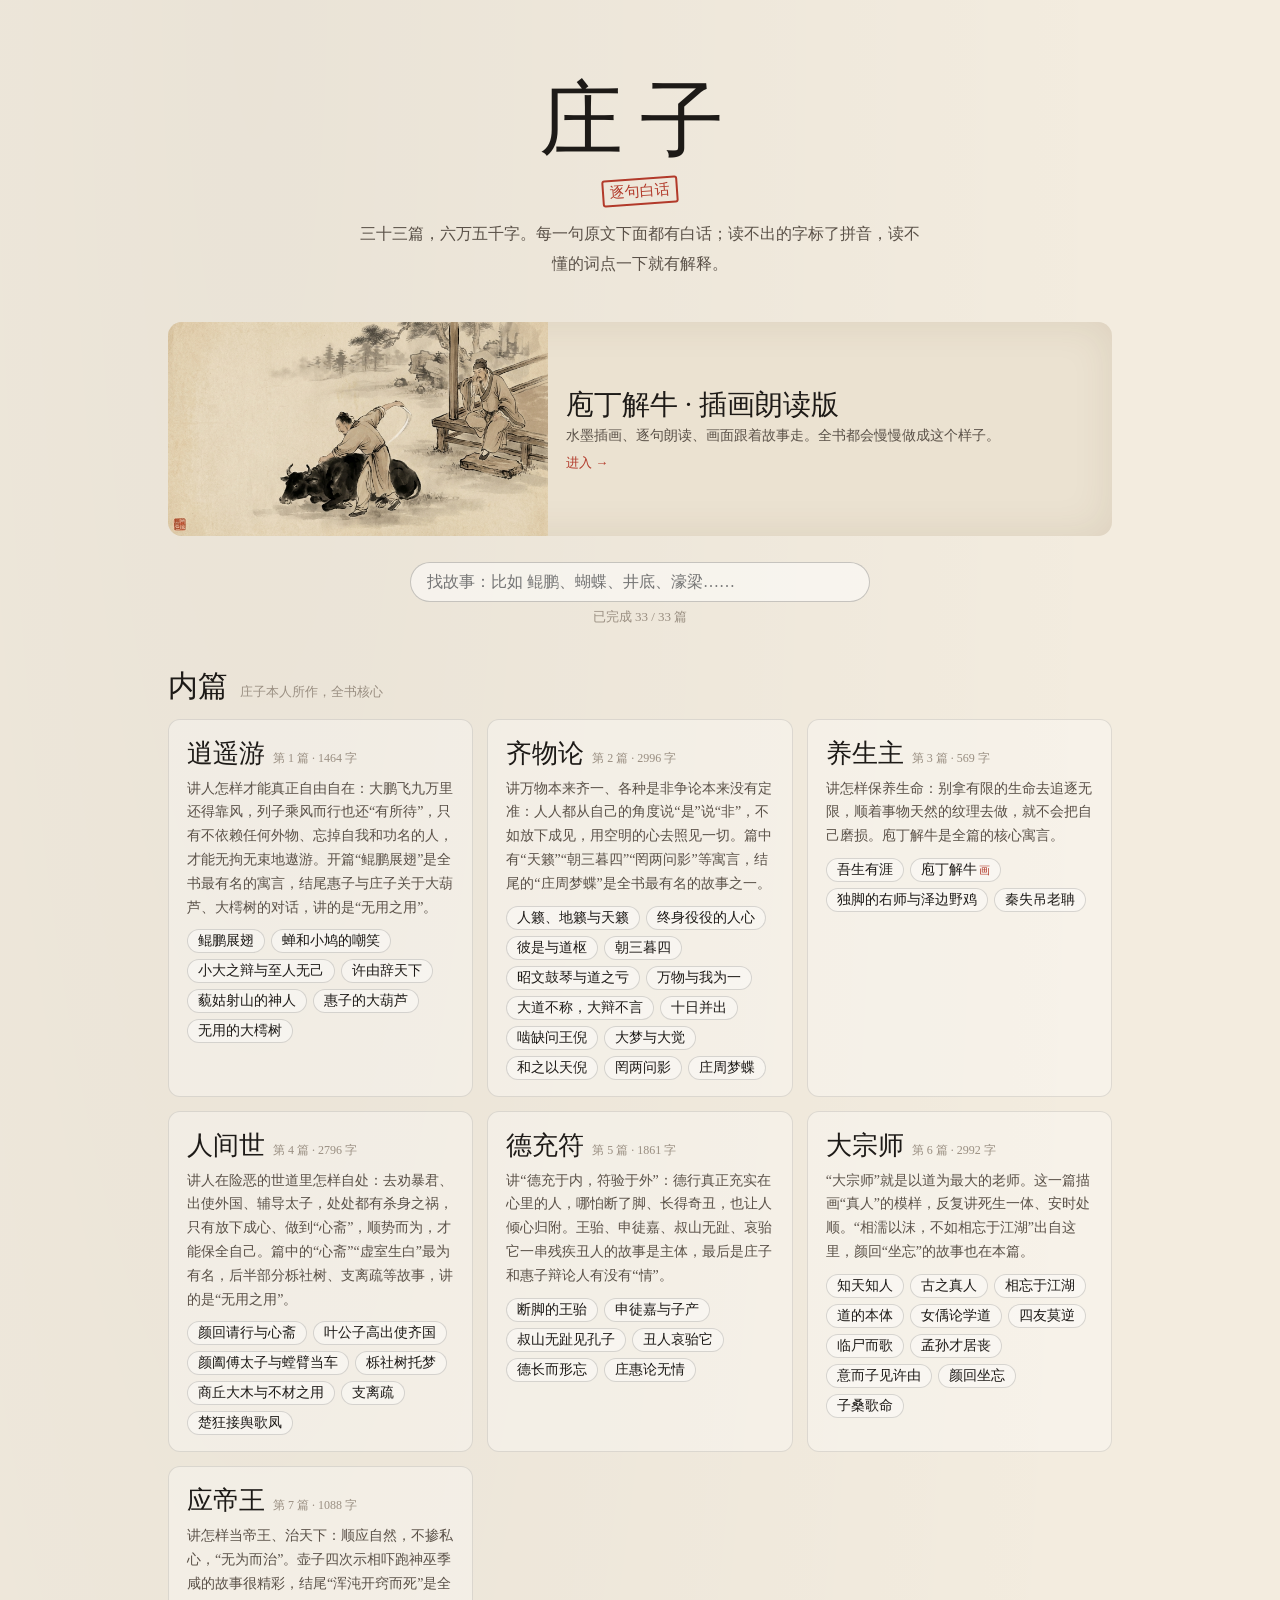
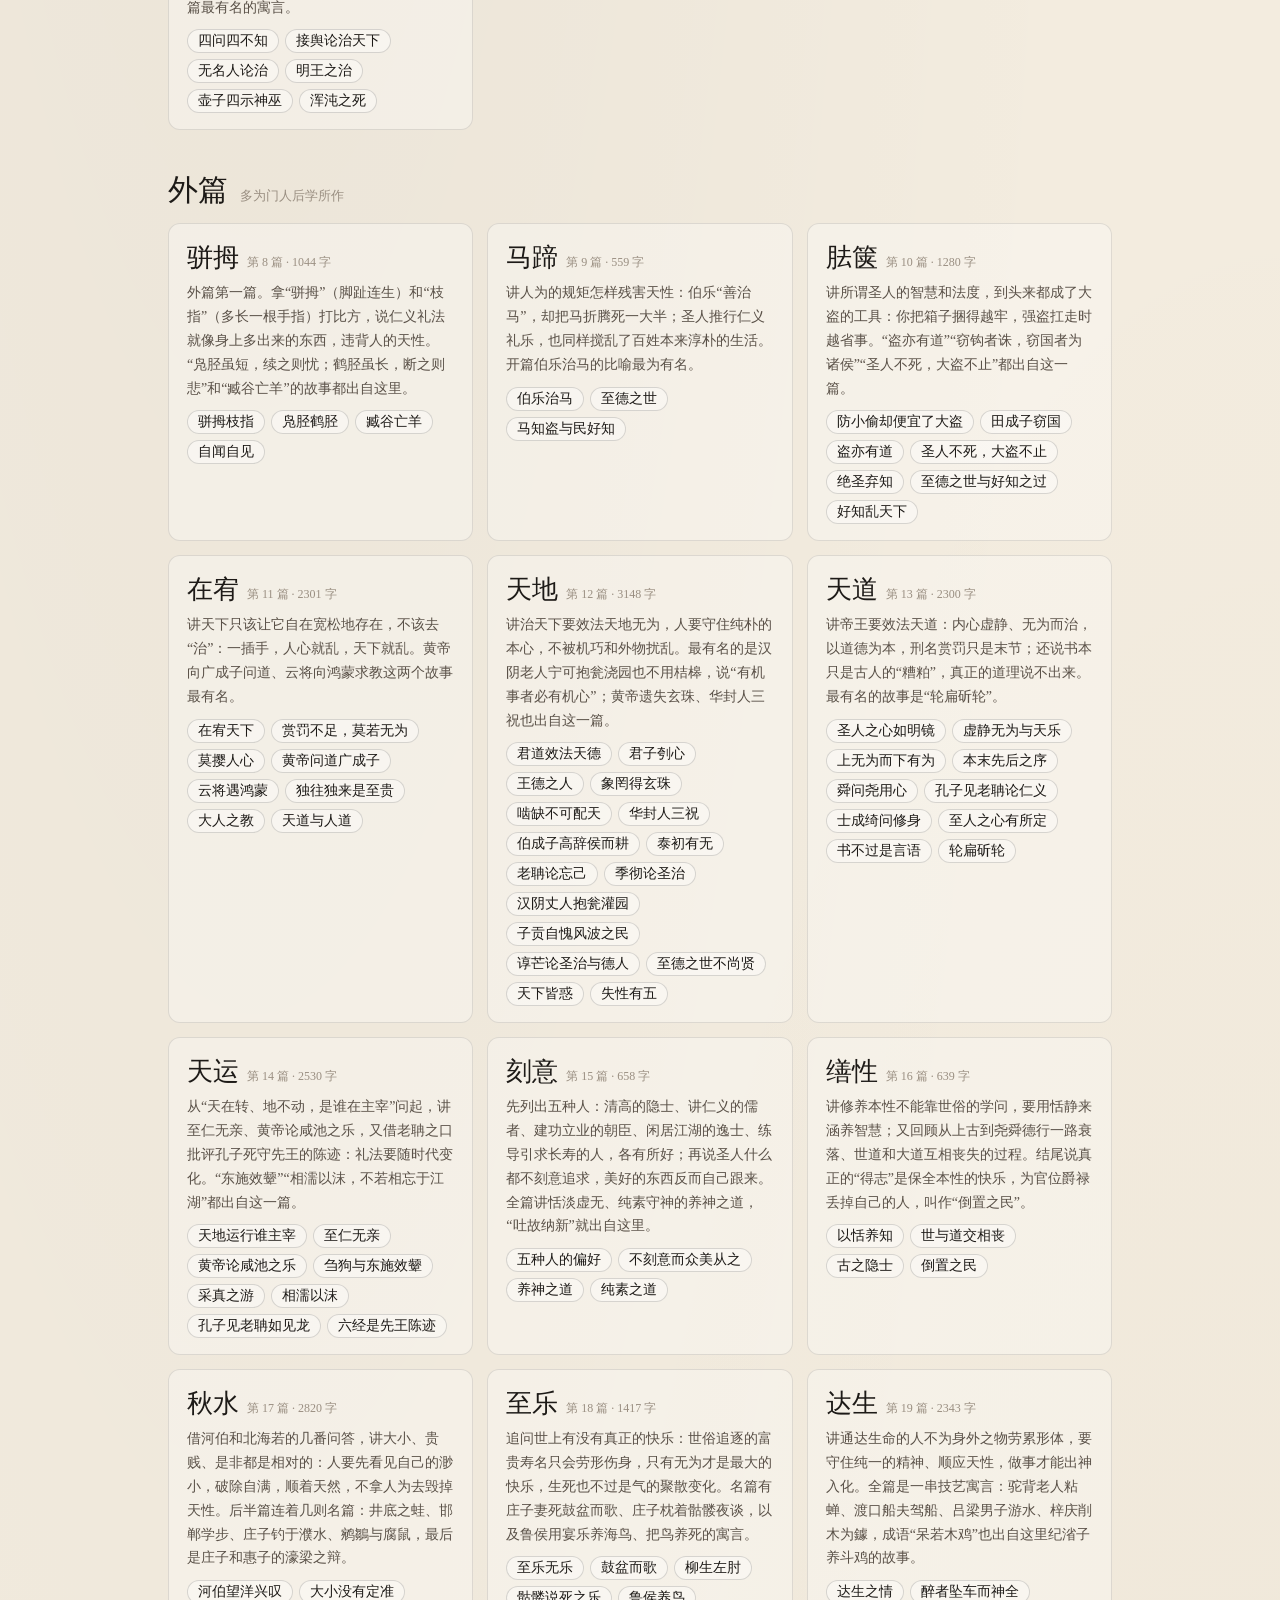
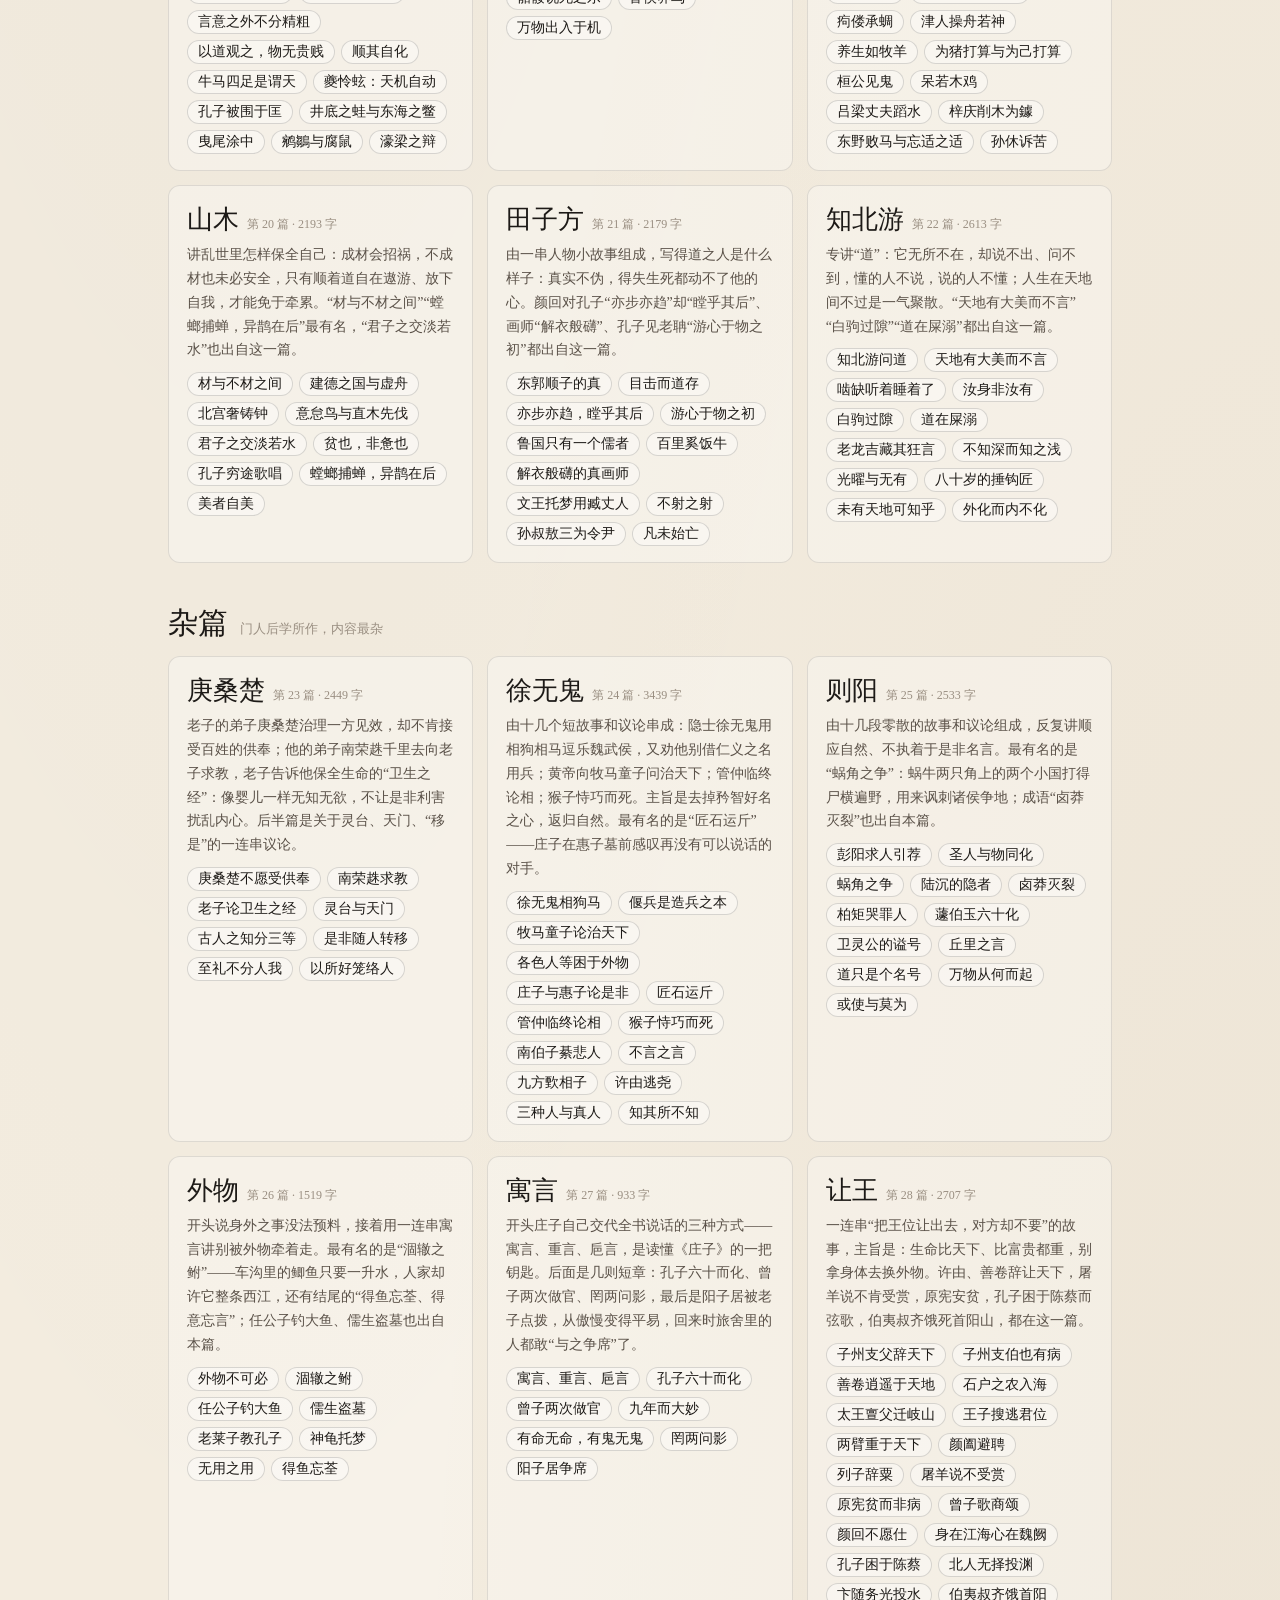
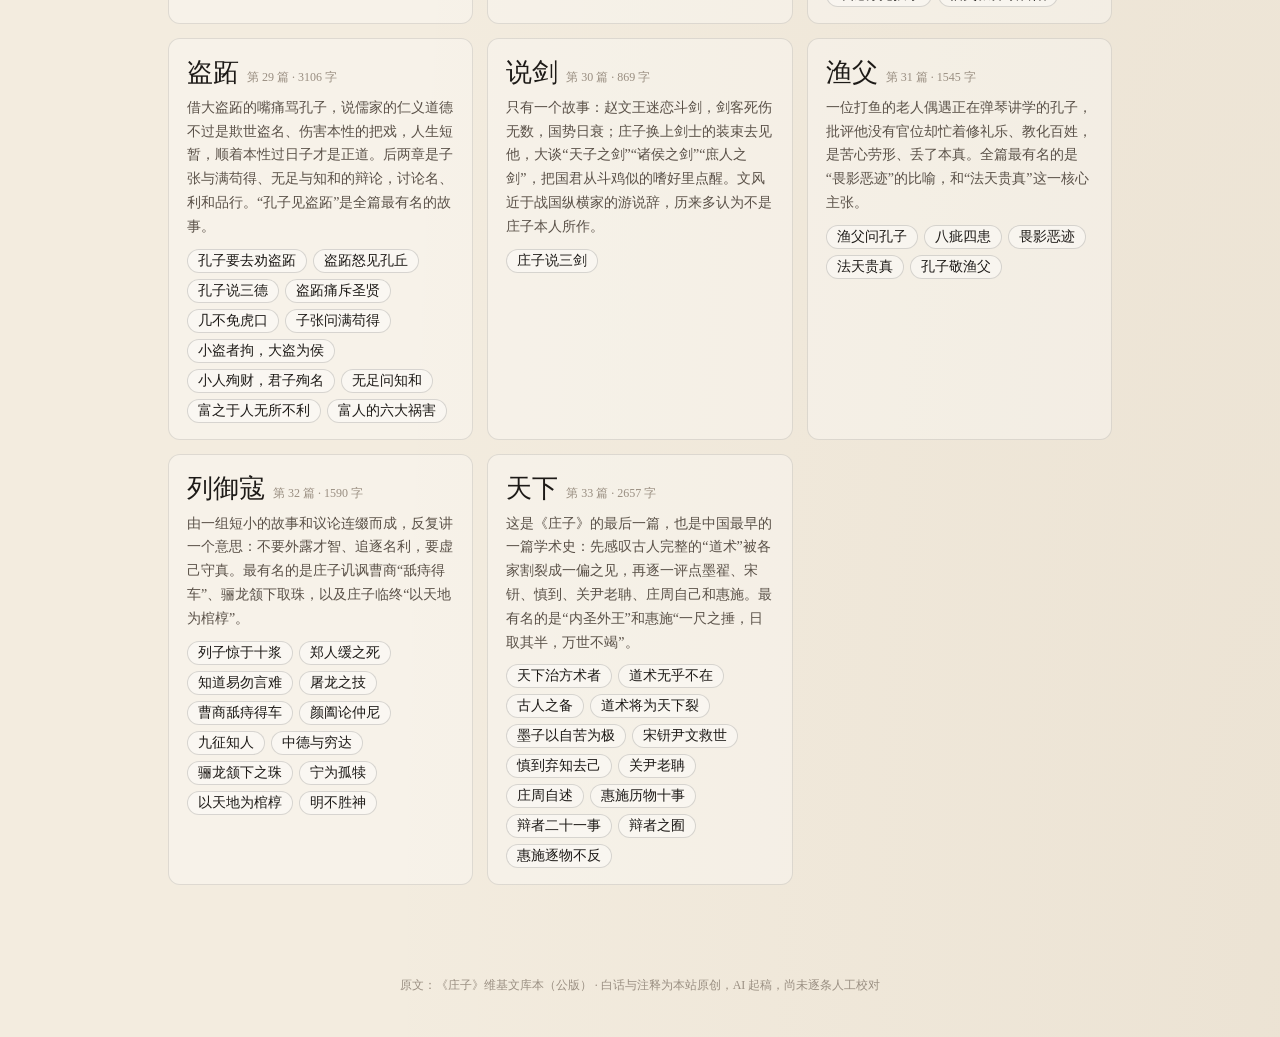
<file: index.html>
<!DOCTYPE html>
<html lang="zh-CN">
<head>
<meta charset="UTF-8">
<meta name="viewport" content="width=device-width, initial-scale=1">
<title>庄子 · 一则一画</title>
<link rel="stylesheet" href="site.css">
<style>
  .wrap { max-width: 980px; margin: 0 auto; padding: 0 18px 60px; }
  header.hero { text-align: center; padding: 64px 0 24px; }
  header.hero h1 { font-family: var(--kai); font-weight: normal; font-size: 84px; letter-spacing: .2em; margin: 0; }
  header.hero .seal {
    display: inline-block; border: 2px solid var(--red); color: var(--red); font-family: var(--kai);
    padding: 2px 6px; font-size: 15px; border-radius: 3px; transform: rotate(-4deg); vertical-align: middle;
  }
  header.hero p { color: var(--ink2); line-height: 1.9; max-width: 560px; margin: 14px auto 0; }

  .feature {
    display: flex; gap: 18px; align-items: center; text-decoration: none; color: inherit;
    background: var(--paper2); border-radius: 14px; overflow: hidden; margin: 18px 0 8px;
    box-shadow: inset 0 0 40px rgba(90,60,20,.10);
  }
  .feature img { width: 42%; max-width: 380px; aspect-ratio: 16/9; object-fit: cover; display: block; }
  .feature div { padding: 14px 18px 14px 0; }
  .feature b { font-family: var(--kai); font-weight: normal; font-size: 28px; display: block; }
  .feature span { color: var(--ink2); font-size: 14px; line-height: 1.7; }
  .feature em { font-style: normal; color: var(--red); font-size: 13px; display: inline-block; margin-top: 6px; }

  .search { display: flex; justify-content: center; margin: 26px 0 6px; }
  .search input {
    width: min(460px, 100%); font-family: var(--song); font-size: 16px; padding: 10px 16px;
    border: 1px solid rgba(0,0,0,.2); border-radius: 999px; background: rgba(255,255,255,.5); color: var(--ink);
  }
  .stat { text-align: center; color: var(--ink3); font-size: 13px; }

  h2.part { font-family: var(--kai); font-weight: normal; font-size: 30px; margin: 40px 0 4px; display: flex; align-items: baseline; gap: 12px; }
  h2.part small { font-family: var(--song); font-size: 13px; color: var(--ink3); }
  .grid { display: grid; grid-template-columns: repeat(auto-fill, minmax(280px, 1fr)); gap: 14px; margin-top: 12px; }
  .card {
    background: rgba(255,255,255,.32); border: 1px solid rgba(0,0,0,.1); border-radius: 12px; padding: 16px 18px;
    display: flex; flex-direction: column; gap: 6px;
  }
  .card.off { opacity: .5; }
  .card a.title { text-decoration: none; color: var(--ink); display: flex; align-items: baseline; gap: 8px; }
  .card a.title b { font-family: var(--kai); font-weight: normal; font-size: 26px; }
  .card a.title span { color: var(--ink3); font-size: 12px; }
  .card p { margin: 0; color: var(--ink2); font-size: 14px; line-height: 1.7; }
  .stories { display: flex; flex-wrap: wrap; gap: 6px; margin-top: 4px; }
  .stories a {
    font-family: var(--kai); font-size: 14px; color: var(--ink); text-decoration: none;
    border: 1px solid rgba(0,0,0,.14); border-radius: 999px; padding: 2px 10px; background: rgba(255,255,255,.4);
  }
  .stories a:hover, .stories a.hit { border-color: var(--red); color: var(--red); }
  .stories a.ill::after { content: " 画"; color: var(--red); font-size: 11px; }
  .hidden { display: none !important; }

  @media (max-width: 600px) {
    header.hero h1 { font-size: 60px; }
    .feature { flex-direction: column; align-items: stretch; }
    .feature img { width: 100%; max-width: none; }
    .feature div { padding: 0 16px 16px; }
  }
</style>
</head>
<body>
<div class="wrap">
  <header class="hero">
    <h1>庄子</h1>
    <span class="seal">逐句白话</span>
    <p>三十三篇，六万五千字。每一句原文下面都有白话；读不出的字标了拼音，读不懂的词点一下就有解释。</p>
  </header>

  <a class="feature" href="paoding.html">
    <img src="img/flow/cover_dance_1.jpg" alt="庖丁解牛水墨插画">
    <div>
      <b>庖丁解牛 · 插画朗读版</b>
      <span>水墨插画、逐句朗读、画面跟着故事走。全书都会慢慢做成这个样子。</span><br>
      <em>进入 →</em>
    </div>
  </a>

  <div class="search"><input id="q" type="search" placeholder="找故事：比如 鲲鹏、蝴蝶、井底、濠梁……"></div>
  <div class="stat" id="stat"></div>
  <div id="list"></div>
</div>
<footer class="foot">原文：《庄子》维基文库本（公版） · 白话与注释为本站原创，AI 起稿，尚未逐条人工校对</footer>

<script>
(async () => {
  const idx = await (await fetch("data/index.json")).json();
  const ready = idx.filter(c => c.ready).length;
  document.getElementById("stat").textContent = `已完成 ${ready} / ${idx.length} 篇`;
  const PARTS = [["内篇", "庄子本人所作，全书核心"], ["外篇", "多为门人后学所作"], ["杂篇", "门人后学所作，内容最杂"]];
  const list = document.getElementById("list");
  list.innerHTML = PARTS.map(([p, note]) => `
    <section data-part="${p}">
      <h2 class="part">${p}<small>${note}</small></h2>
      <div class="grid">${idx.filter(c => c.part === p).map(c => `
        <div class="card ${c.ready ? "" : "off"}" data-key="${c.key}">
          <a class="title" href="${c.ready ? `reader.html?c=${c.key}` : "#"}"><b>${c.title}</b><span>第 ${c.n} 篇 · ${c.chars} 字${c.ready ? "" : " · 制作中"}</span></a>
          ${c.ready ? `<p>${c.intro}</p>
          <div class="stories">${c.sections.map((s, i) =>
            `<a href="${s.illustrated || `reader.html?c=${c.key}#s${i + 1}`}" class="${s.illustrated ? "ill" : ""}">${s.title}</a>`).join("")}</div>` : ""}
        </div>`).join("")}
      </div>
    </section>`).join("");

  // 搜故事：按小标题、篇名、简介筛
  const q = document.getElementById("q");
  q.oninput = () => {
    const k = q.value.trim();
    document.querySelectorAll(".card").forEach(card => {
      const c = idx.find(x => x.key === card.dataset.key);
      const hay = [c.title, c.intro || "", ...(c.sections || []).map(s => s.title)].join(" ");
      card.classList.toggle("hidden", !!k && !hay.includes(k));
      card.querySelectorAll(".stories a").forEach(a => a.classList.toggle("hit", !!k && a.textContent.includes(k)));
    });
    document.querySelectorAll("section[data-part]").forEach(s =>
      s.classList.toggle("hidden", !s.querySelector(".card:not(.hidden)")));
  };
})();
</script>
</body>
</html>
</file>
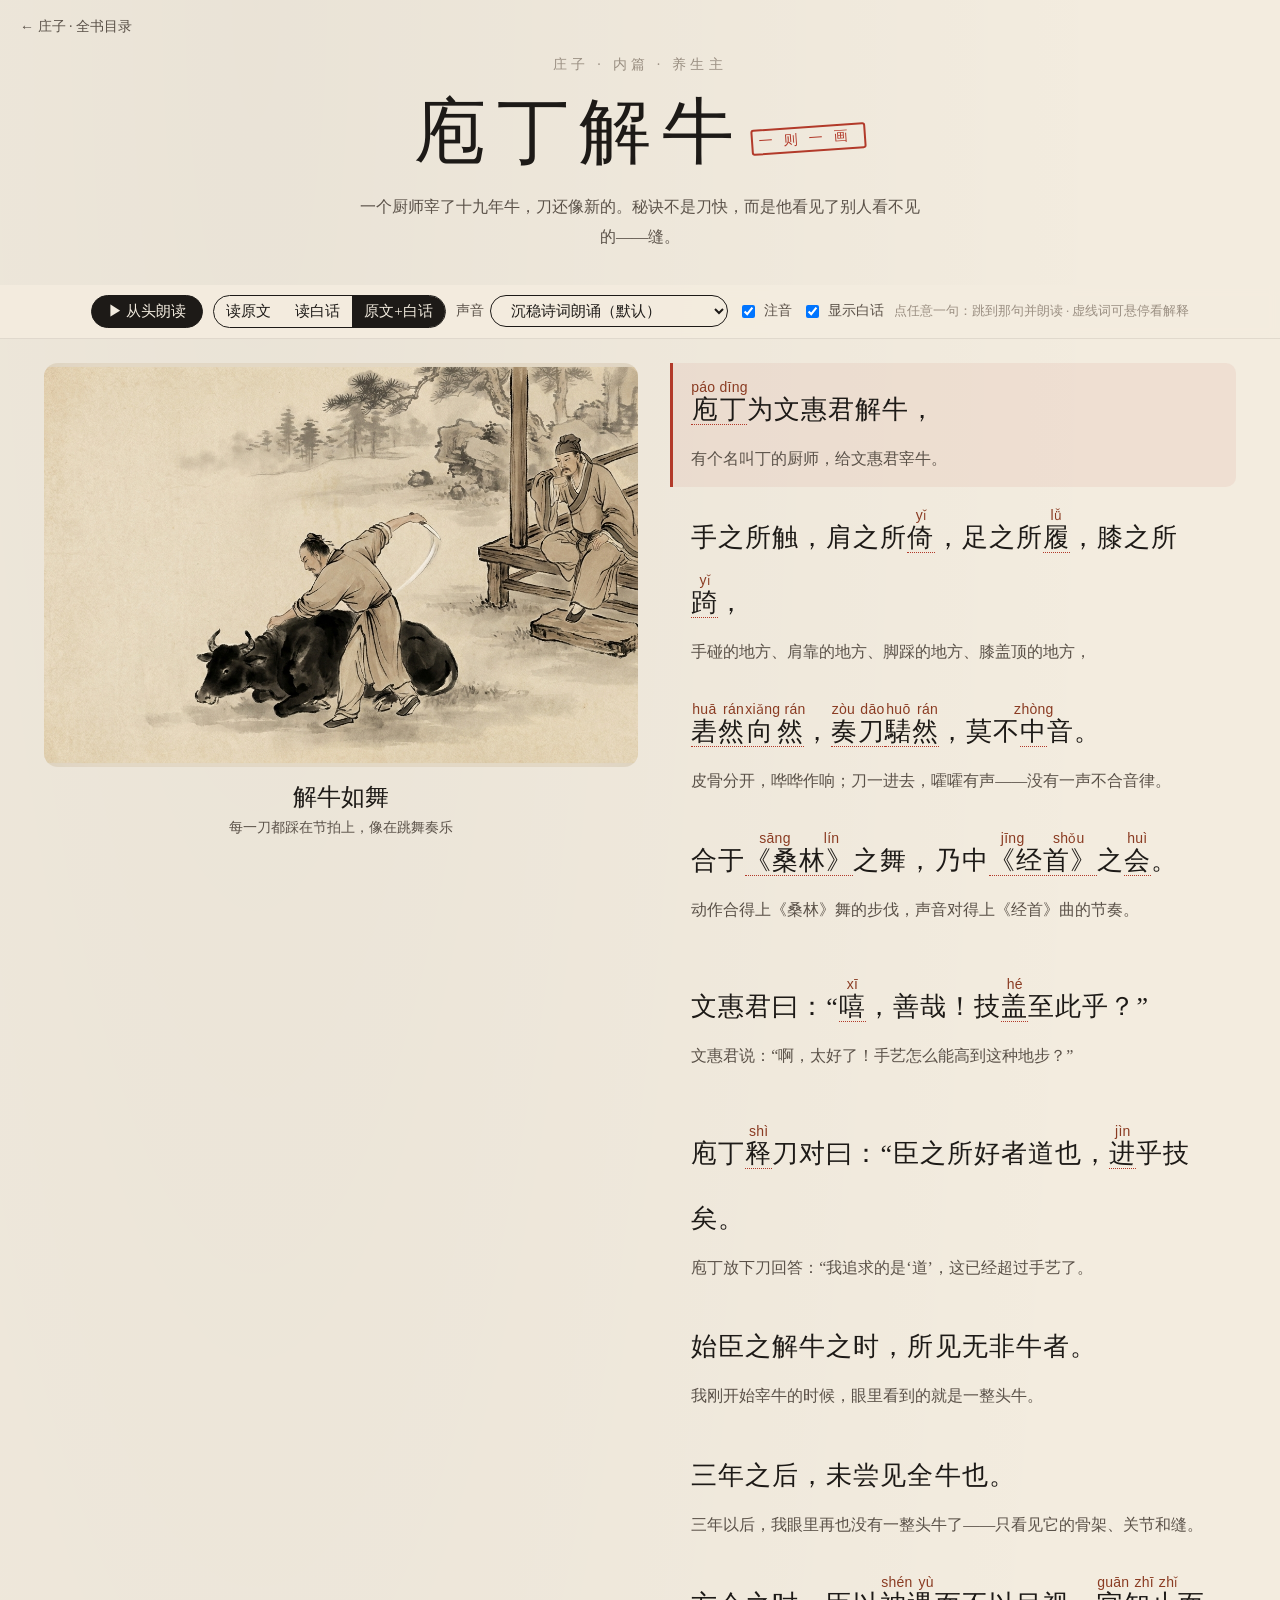
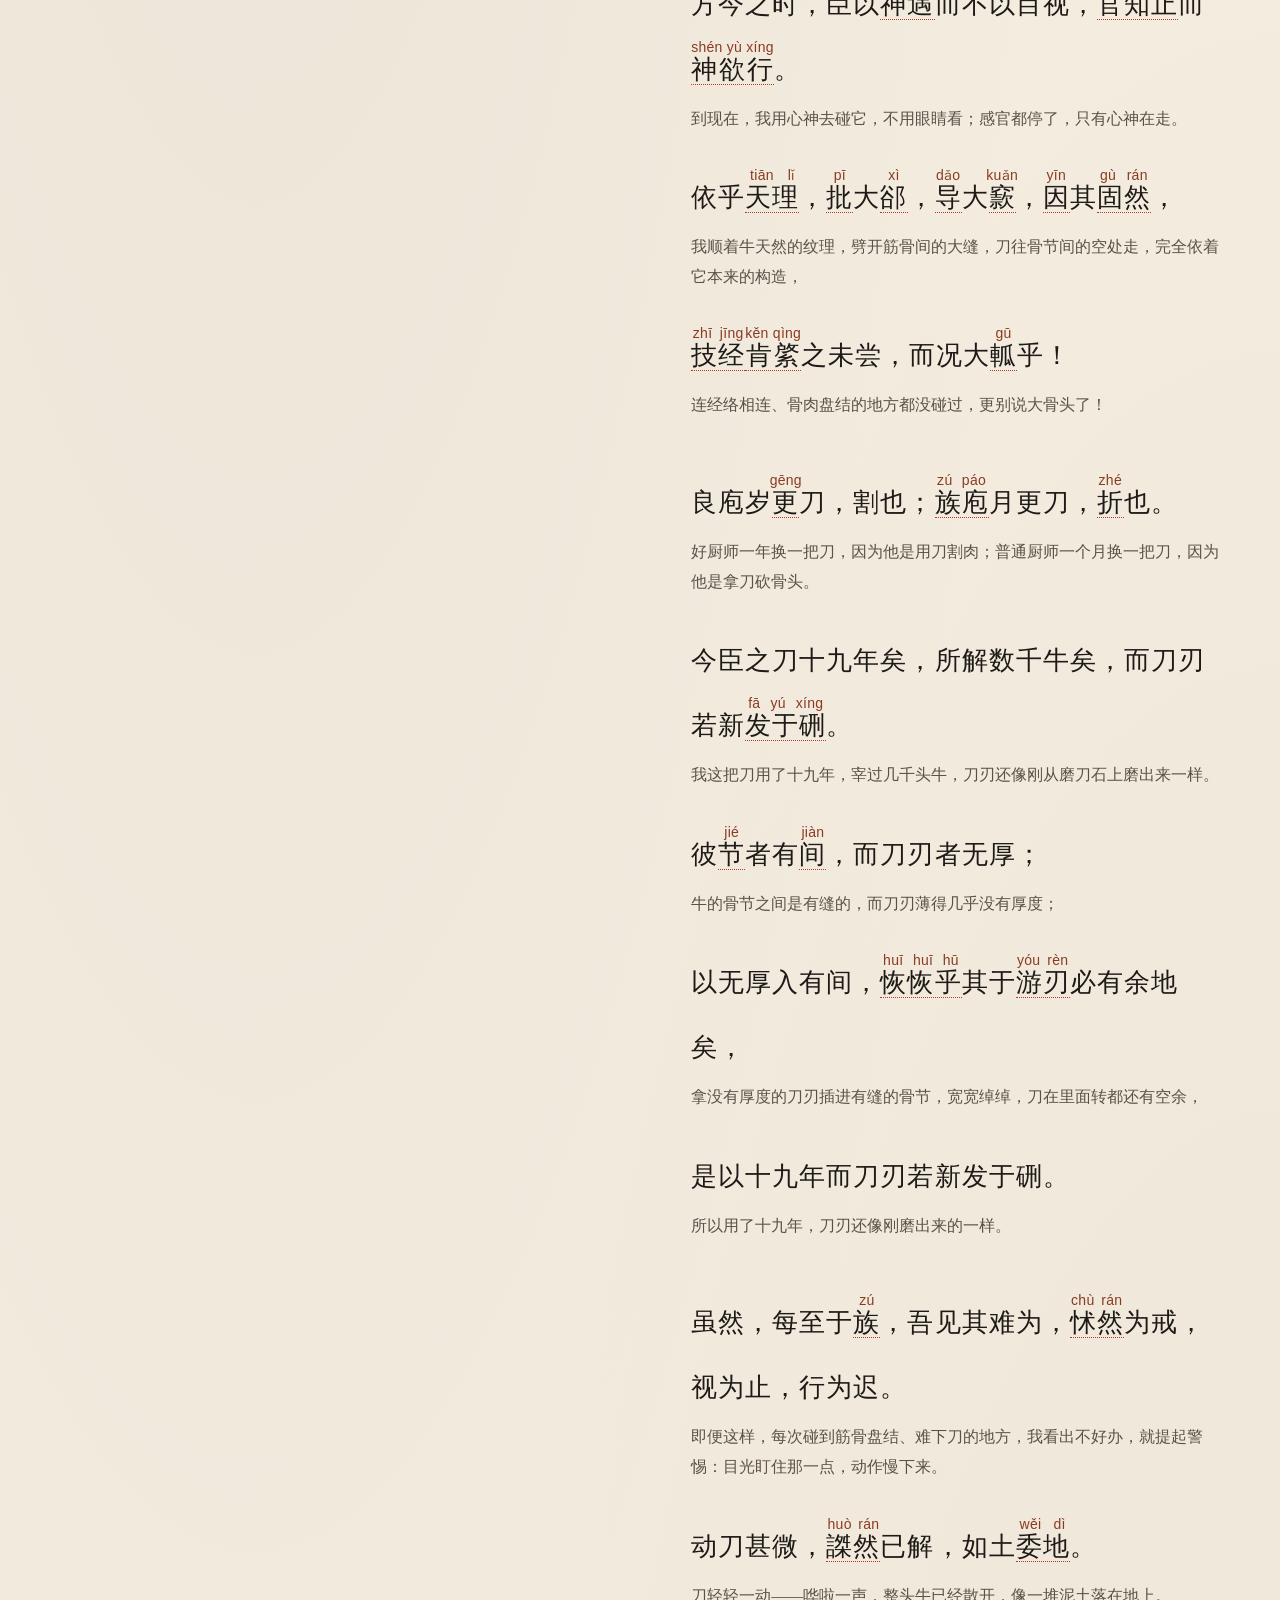
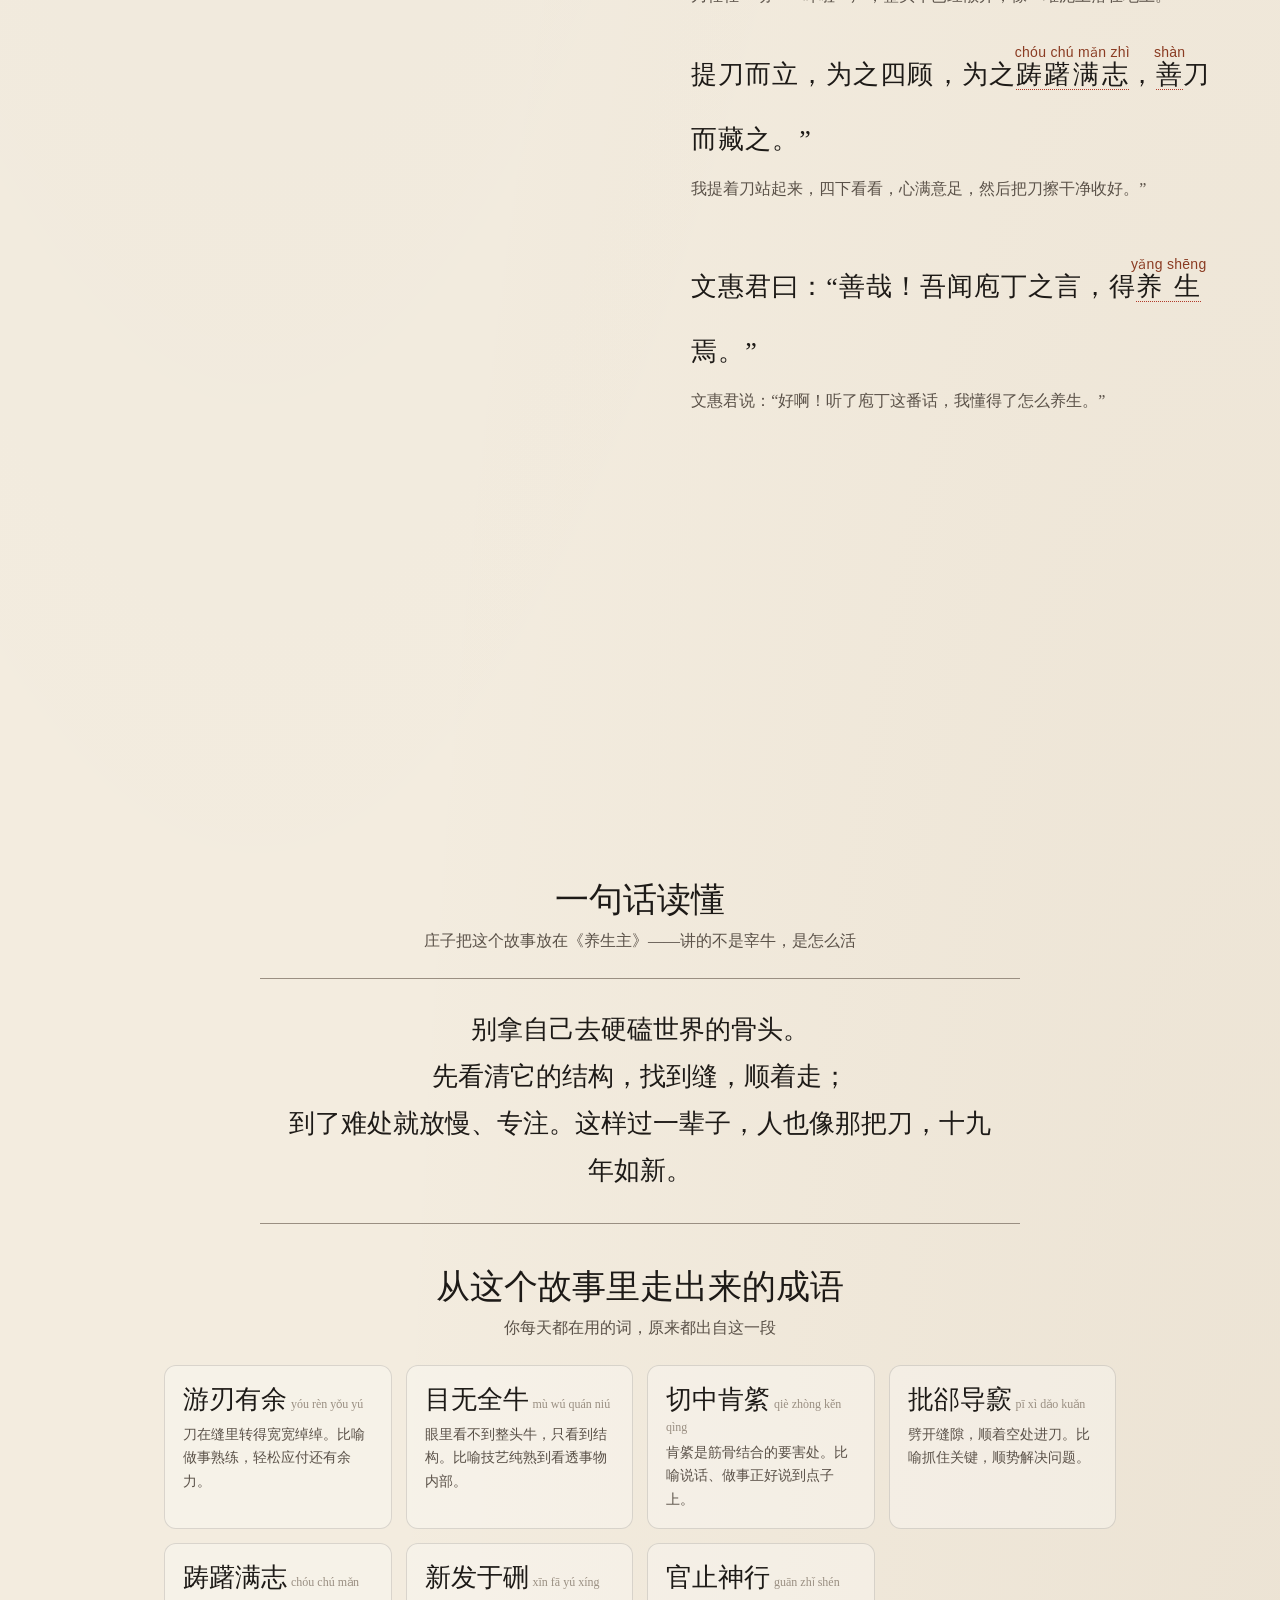
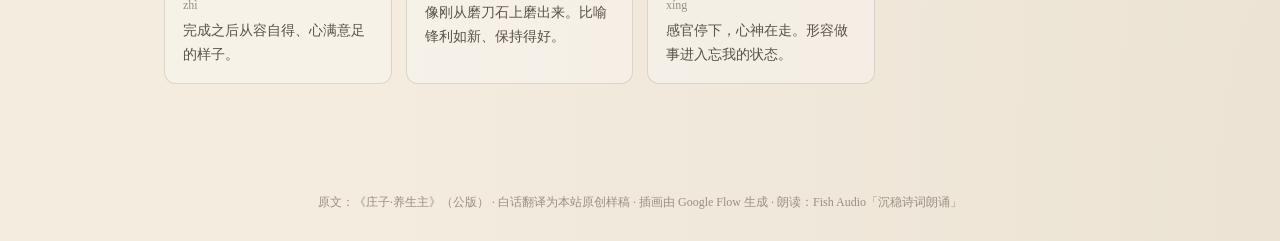
<file: paoding.html>
<!DOCTYPE html>
<html lang="zh-CN">
<head>
<meta charset="UTF-8">
<meta name="viewport" content="width=device-width, initial-scale=1">
<title>庖丁解牛 · 庄子一则一画</title>
<style>
  :root {
    --paper: #f3ecdf;
    --paper2: #ebe2d1;
    --ink: #1d1a17;
    --ink2: #5a5148;
    --ink3: #9a8f82;
    --red: #b23a2a;
    --gold: #c8962e;
    --kai: "Kaiti SC", "STKaiti", "KaiTi", "BiauKai", serif;
    --song: "Songti SC", "STSong", "Noto Serif SC", serif;
  }
  * { box-sizing: border-box; }
  html, body { margin: 0; background: var(--paper); color: var(--ink); font-family: var(--song); }
  body {
    background-image:
      radial-gradient(ellipse at 20% 0%, rgba(0,0,0,.04), transparent 60%),
      radial-gradient(ellipse at 100% 100%, rgba(120,80,30,.06), transparent 50%);
    min-height: 100vh;
  }

  /* ---------- 顶部 ---------- */
  header.hero {
    padding: 56px 24px 32px; text-align: center; position: relative;
  }
  .hero .home { position: absolute; left: 20px; top: 18px; color: var(--ink2); text-decoration: none; font-size: 14px; }
  .hero .src { color: var(--ink3); letter-spacing: .3em; font-size: 14px; }
  .hero h1 {
    font-family: var(--kai); font-weight: normal; font-size: 72px; margin: 10px 0 6px;
    letter-spacing: .15em;
  }
  .hero .seal {
    display: inline-block; border: 2px solid var(--red); color: var(--red);
    font-family: var(--kai); padding: 2px 6px; font-size: 14px; border-radius: 3px;
    transform: rotate(-4deg); margin-left: 6px; vertical-align: middle;
  }
  .hero p.lede { color: var(--ink2); max-width: 560px; margin: 12px auto 0; line-height: 1.9; }

  /* ---------- 控制条 ---------- */
  .bar {
    position: sticky; top: 0; z-index: 20; background: rgba(243,236,223,.92);
    backdrop-filter: blur(6px); border-bottom: 1px solid rgba(0,0,0,.08);
    display: flex; gap: 10px; align-items: center; justify-content: center; flex-wrap: wrap;
    padding: 10px 16px;
  }
  .bar button, .bar select {
    font-family: var(--song); font-size: 15px; border: 1px solid var(--ink); background: transparent;
    color: var(--ink); border-radius: 999px; padding: 6px 16px; cursor: pointer;
  }
  .bar button.primary { background: var(--ink); color: var(--paper); }
  .bar button.on { background: var(--ink); color: var(--paper); }
  .seg { display: inline-flex; border: 1px solid var(--ink); border-radius: 999px; overflow: hidden; }
  .seg button { border: none; border-radius: 0; padding: 6px 12px; }
  .bar label { font-size: 14px; color: var(--ink2); display: inline-flex; gap: 6px; align-items: center; }
  .bar .hint { font-size: 13px; color: var(--ink3); }

  /* ---------- 主体：左画右文 ---------- */
  main { display: grid; grid-template-columns: minmax(0, 1.05fr) minmax(0, 1fr); gap: 32px;
         max-width: 1240px; margin: 0 auto; padding: 24px; }
  .stage-wrap { position: sticky; top: calc(var(--barH, 56px) + 14px); align-self: start; }
  .stage {
    background: var(--paper2); border-radius: 14px; position: relative; overflow: hidden;
    box-shadow: inset 0 0 60px rgba(90,60,20,.12);
    aspect-ratio: 5 / 3.4;
  }
  .stage svg { width: 100%; height: 100%; display: block; }
  .caption {
    margin-top: 14px; font-family: var(--kai); font-size: 24px; text-align: center; min-height: 34px;
  }
  .subcaption { text-align: center; color: var(--ink2); font-size: 14px; margin-top: 4px; min-height: 20px; }
  .stepper { display: flex; justify-content: center; gap: 8px; margin-top: 14px; flex-wrap: wrap; }
  .stepper button {
    font-family: var(--kai); font-size: 15px; background: transparent; border: 1px solid var(--ink3);
    color: var(--ink2); border-radius: 6px; padding: 4px 10px; cursor: pointer;
  }
  .stepper button.on { border-color: var(--red); color: var(--red); }

  .text { padding-bottom: 40vh; }
  .sent {
    padding: 14px 16px 14px 18px; border-left: 3px solid transparent; border-radius: 0 10px 10px 0;
    cursor: pointer; transition: background .25s, border-color .25s; margin-bottom: 4px;
  }
  .sent:hover { background: rgba(0,0,0,.03); }
  .sent.active { background: rgba(178,58,42,.07); border-left-color: var(--red); }
  .sent .orig { font-family: var(--kai); font-size: 26px; line-height: 2.5; letter-spacing: .04em; }
  .sent .tr { font-size: 16px; line-height: 1.85; color: var(--ink2); margin-top: 2px; }
  .sent.speaking-orig .orig { color: var(--red); }
  .sent.speaking-tr .tr { color: var(--red); }
  .hide-tr .sent .tr { display: none; }
  .hide-tr .sent.active .tr { display: block; }
  ruby rt { font-family: "PingFang SC", -apple-system, sans-serif; font-size: 14px; font-weight: 500; color: #8a3b22; letter-spacing: .02em; padding-bottom: 2px; }
  .hide-py ruby rt { visibility: hidden; }
  .w { border-bottom: 1px dotted var(--red); cursor: help; }
  .para-gap { height: 18px; }

  .tip {
    position: fixed; z-index: 50; max-width: 260px; background: var(--ink); color: var(--paper);
    padding: 10px 14px; border-radius: 8px; font-size: 14px; line-height: 1.6; pointer-events: none;
    opacity: 0; transform: translateY(4px); transition: opacity .15s, transform .15s;
  }
  .tip.show { opacity: 1; transform: none; }
  .toast {
    position: fixed; left: 50%; bottom: 28px; transform: translate(-50%, 10px); z-index: 60;
    background: var(--ink); color: var(--paper); padding: 10px 18px; border-radius: 999px; font-size: 14px;
    opacity: 0; transition: opacity .2s, transform .2s; pointer-events: none;
  }
  .toast.show { opacity: 1; transform: translate(-50%, 0); }
  .tip b { font-family: var(--kai); font-size: 18px; font-weight: normal; margin-right: 6px; }
  .tip i { color: var(--gold); font-style: normal; }

  /* ---------- 结尾 ---------- */
  section.end { max-width: 1000px; margin: 0 auto; padding: 20px 24px 80px; }
  section.end h2 { font-family: var(--kai); font-weight: normal; font-size: 34px; text-align: center; margin: 40px 0 8px; }
  section.end .sub { text-align: center; color: var(--ink2); margin-bottom: 26px; }
  .big-idea {
    font-family: var(--kai); font-size: 26px; line-height: 1.8; text-align: center;
    max-width: 760px; margin: 0 auto; padding: 28px; border-top: 1px solid var(--ink3); border-bottom: 1px solid var(--ink3);
  }
  .map { display: grid; grid-template-columns: repeat(3, 1fr); gap: 14px; margin: 30px 0 0; }
  .map div { background: var(--paper2); border-radius: 12px; padding: 18px; text-align: center; }
  .map b { display: block; font-family: var(--kai); font-size: 30px; font-weight: normal; }
  .map span { color: var(--ink2); font-size: 15px; }
  .idioms { display: grid; grid-template-columns: repeat(auto-fill, minmax(220px, 1fr)); gap: 14px; }
  .idiom { border: 1px solid rgba(0,0,0,.12); border-radius: 12px; padding: 16px 18px; background: rgba(255,255,255,.3); }
  .idiom b { font-family: var(--kai); font-size: 26px; font-weight: normal; }
  .idiom .py { color: var(--ink3); font-size: 12px; }
  .idiom p { margin: 6px 0 0; color: var(--ink2); font-size: 14px; line-height: 1.7; }
  footer { text-align: center; color: var(--ink3); font-size: 12px; padding: 30px; }

  /* ---------- 场景动画 ---------- */
  .scene { opacity: 0; transition: opacity .6s; pointer-events: none; }
  .scene.on { opacity: 1; }
  .ox-fill { fill: var(--ink); transition: fill-opacity .8s, stroke-opacity .8s; }
  .ox-line { fill: none; stroke: var(--ink); stroke-width: 2; }
  .struct { stroke: var(--paper); stroke-width: 2.2; fill: none; stroke-dasharray: 6 5; opacity: 0; transition: opacity .8s, stroke .8s; }
  .joint { fill: none; stroke: var(--paper); stroke-width: 2; opacity: 0; transition: opacity .8s, stroke .8s; }
  #s3.b .struct, #s3.b .joint { opacity: 1; }
  #s3.b .ox-fill { fill-opacity: .9; }
  #s3.c .ox-fill { fill-opacity: .08; }
  #s3.c .struct { opacity: 1; stroke: var(--gold); stroke-dasharray: none; stroke-width: 3; filter: url(#glow); }
  #s3.c .joint { opacity: 1; stroke: var(--gold); filter: url(#glow); }
  #s3.c .eye { opacity: 0; }
  .eye { transition: opacity .6s; }

  .s3paint, .s6paint { opacity: 0; transition: opacity 1s; }
  #s3.c .s3paint { opacity: 1; }
  #s3.c .ox-fill, #s3.c .struct, #s3.c .joint { opacity: 0 !important; }
  #s6.fall .s6paint { opacity: 1; transition-delay: .6s; }
  #s6.fall .dust { display: none; }
  #ground { transition: opacity .6s; }
  @keyframes ripple { from { r: 4; opacity: .7; } to { r: 46; opacity: 0; } }
  .rip { fill: none; stroke: var(--gold); stroke-width: 1.5; animation: ripple 2.4s ease-out infinite; }
  @keyframes floatNote { 0% { transform: translateY(10px); opacity: 0; } 30% { opacity: 1; } 100% { transform: translateY(-40px); opacity: 0; } }
  .note { font-family: var(--kai); font-size: 22px; fill: var(--ink2); animation: floatNote 3s ease-in-out infinite; }
  @keyframes knifeDance {
    0% { offset-distance: 0%; } 100% { offset-distance: 100%; }
  }
  .dancing-knife {
    offset-path: path("M140,180 C200,120 260,250 320,170 S430,120 470,190 S330,260 230,215 S120,230 140,180");
    animation: knifeDance 5s linear infinite; offset-rotate: auto;
  }

  @keyframes slide { 0%,10% { transform: translateY(-120px); } 60%,100% { transform: translateY(150px); } }
  .blade-slide { animation: slide 3.2s cubic-bezier(.5,0,.3,1) infinite; }

  @keyframes pulse { 0%,100% { r: 18; opacity: .9; } 50% { r: 30; opacity: .3; } }
  .knot { fill: none; stroke: var(--red); stroke-width: 3; animation: pulse 1.6s ease-in-out infinite; }
  .piece { transition: transform 1.4s cubic-bezier(.6,.05,.4,1); transform-box: view-box; }
  #s6.fall .knot, #s6.fall .knot-t { display: none; }
  #s6.fall .p1 { transform: translate(-30px, 30px) rotate(-28deg); }
  #s6.fall .p2 { transform: translate(-10px, 40px) rotate(18deg); }
  #s6.fall .p3 { transform: translate(12px, 42px) rotate(-16deg); }
  #s6.fall .p4 { transform: translate(36px, 28px) rotate(24deg); }
  .dust { opacity: 0; transition: opacity 1s .9s; }
  #s6.fall .dust { opacity: 1; }

  @keyframes sheathe { 0%,15% { transform: translateX(-150px); } 65%,100% { transform: translateX(0); } }
  .sheathing { animation: sheathe 4s ease-in-out infinite alternate; }
  @keyframes wipe { 0%,100% { transform: translateX(-60px); opacity: 0; } 20% { opacity: .9; } 50% { transform: translateX(80px); opacity: .9; } 60% { opacity: 0; } }
  .cloth { animation: wipe 4s ease-in-out infinite; }
  @keyframes look { 0%,100% { opacity: .2; } 50% { opacity: 1; } }
  .lookarrow { animation: look 2s ease-in-out infinite; }

  @keyframes shine { 0%,100% { opacity: 0; } 50% { opacity: 1; } }
  .sparkle { animation: shine 1.8s ease-in-out infinite; }

  @media (max-width: 860px) {
    main { grid-template-columns: 1fr; padding: 12px; }
    .stage-wrap { top: var(--barH, 56px); z-index: 10; background: var(--paper); padding: 6px 0; }
    .bar { gap: 6px 8px; padding: 8px 10px; }
    .bar .hint { display: none; }
    .sent { scroll-margin-top: calc(var(--stickyH, 0px) + 10px); }
    .bar button, .bar select { font-size: 13px; padding: 5px 10px; }
    .seg button { padding: 5px 9px; }
    .bar label { font-size: 13px; }
    .stage { aspect-ratio: 3 / 2; }
    .caption { font-size: 18px; margin-top: 6px; }
    .subcaption, .stepper { display: none; }
    .hero h1 { font-size: 52px; }
    .sent .orig { font-size: 21px; }
    .map { grid-template-columns: 1fr; }
    .tip { left: 12px !important; right: 12px; top: auto !important; bottom: 16px; max-width: none; font-size: 16px; padding: 14px 18px; }
  }
</style>
</head>
<body>

<header class="hero">
  <a class="home" href="index.html">← 庄子 · 全书目录</a>
  <div class="src">庄子 · 内篇 · 养生主</div>
  <h1>庖丁解牛<span class="seal">一则一画</span></h1>
  <p class="lede">一个厨师宰了十九年牛，刀还像新的。秘诀不是刀快，而是他看见了别人看不见的——缝。</p>
</header>

<div class="bar">
  <button class="primary" id="playBtn">▶ 从头朗读</button>
  <div class="seg" id="modeSeg">
    <button data-mode="orig">读原文</button>
    <button data-mode="tr">读白话</button>
    <button data-mode="both" class="on">原文+白话</button>
  </div>
  <label>声音 <select id="voiceSel"></select></label>
  <label><input type="checkbox" id="pyChk" checked> 注音</label>
  <label><input type="checkbox" id="trChk" checked> 显示白话</label>
  <span class="hint">点任意一句：跳到那句并朗读 · 虚线词可悬停看解释</span>
</div>

<main>
  <div class="stage-wrap">
    <div class="stage">
      <svg viewBox="0 0 600 400" id="svg">
        <defs>
          <filter id="glow" x="-50%" y="-50%" width="200%" height="200%">
            <feGaussianBlur stdDeviation="3" result="b"/>
            <feMerge><feMergeNode in="b"/><feMergeNode in="SourceGraphic"/></feMerge>
          </filter>
          <filter id="brush">
            <feTurbulence type="fractalNoise" baseFrequency=".04" numOctaves="2" result="n"/>
            <feDisplacementMap in="SourceGraphic" in2="n" scale="5"/>
          </filter>
          <path id="ox" d="M110,145 C150,120 300,112 400,118 C430,120 455,130 480,140 L498,138 C505,120 515,105 530,93 C524,112 518,128 514,142 C532,152 546,176 549,200 C550,213 536,221 520,217 C500,212 482,206 466,206 C458,226 448,241 438,251 L441,318 L424,321 L418,262 L401,262 L399,318 L383,321 L378,258 C320,266 262,266 216,258 L213,318 L197,321 L190,262 L176,260 L173,318 L157,321 L150,250 C126,236 112,200 110,145 Z"/>
          <clipPath id="c1"><rect x="90" y="80" width="126" height="260"/></clipPath>
          <clipPath id="c2"><rect x="216" y="80" width="86" height="260"/></clipPath>
          <clipPath id="c3"><rect x="302" y="80" width="80" height="260"/></clipPath>
          <clipPath id="c4"><rect x="382" y="80" width="180" height="260"/></clipPath>
          <symbol id="knife" viewBox="-30 -8 60 16" overflow="visible">
            <path d="M-28,-3 L-6,-3 L-6,3 L-28,3 Z" fill="#6b3f22"/>
            <path d="M-6,-5 L22,-5 C28,-4 30,0 28,4 L-6,4 Z" fill="#d9d4cb" stroke="#1d1a17" stroke-width="1"/>
          </symbol>
        </defs>

        <!-- 地面 -->
        <path id="ground" d="M40,330 C200,326 400,334 560,328" stroke="#1d1a17" stroke-width="2" fill="none" opacity=".35" filter="url(#brush)"/>

        <!-- 1 解牛如舞 -->
        <g class="scene" id="s1">
          <image class="paint" href="img/flow/cover_dance_1.jpg" x="0" y="0" width="600" height="400" preserveAspectRatio="xMidYMid slice"/>
        </g>

        <!-- 2 技 → 道 -->
        <g class="scene" id="s2">
          <text x="170" y="250" font-family="Kaiti SC, STKaiti, serif" font-size="150" fill="#9a8f82" text-anchor="middle">技</text>
          <path d="M260,205 L330,205" stroke="#1d1a17" stroke-width="3"/>
          <path d="M322,195 L340,205 L322,215" fill="none" stroke="#1d1a17" stroke-width="3"/>
          <text x="300" y="185" font-family="Songti SC, serif" font-size="16" fill="#5a5148" text-anchor="middle">进乎技</text>
          <circle cx="430" cy="200" r="95" fill="none" stroke="#b23a2a" stroke-width="3" filter="url(#brush)"/>
          <text x="430" y="252" font-family="Kaiti SC, STKaiti, serif" font-size="150" fill="#1d1a17" text-anchor="middle">道</text>
          <text x="170" y="320" font-family="Songti SC, serif" font-size="15" fill="#5a5148" text-anchor="middle">手艺：怎么切</text>
          <text x="430" y="330" font-family="Songti SC, serif" font-size="15" fill="#5a5148" text-anchor="middle">道：牛本来是怎么长的</text>
        </g>

        <!-- 3 三重眼光 -->
        <g class="scene" id="s3">
          <use href="#ox" class="ox-fill"/>
          <g>
            <path class="struct" d="M118,150 C200,132 330,128 470,145"/>
            <path class="struct" d="M215,128 C210,170 212,215 216,258"/>
            <path class="struct" d="M300,122 C296,170 298,220 302,264"/>
            <path class="struct" d="M385,120 C380,165 380,215 380,258"/>
            <path class="struct" d="M458,135 C452,165 452,190 466,206"/>
            <path class="struct" d="M150,250 C168,232 190,236 216,258"/>
            <path class="struct" d="M118,190 C150,200 190,200 215,195"/>
            <path class="struct" d="M300,200 C330,205 360,205 380,200"/>
            <circle class="joint" cx="170" cy="188" r="15"/>
            <circle class="joint" cx="410" cy="200" r="14"/>
            <circle class="joint" cx="166" cy="290" r="9"/>
            <circle class="joint" cx="430" cy="290" r="9"/>
            <circle class="joint" cx="470" cy="168" r="10"/>
          </g>
          <image class="paint s3paint" href="img/flow/no_whole_ox_1.jpg" x="0" y="0" width="600" height="400" preserveAspectRatio="xMidYMid slice"/>
          <g class="eye" transform="translate(300,60)">
            <path d="M-26,0 Q0,-18 26,0 Q0,18 -26,0 Z" fill="none" stroke="#1d1a17" stroke-width="2"/>
            <circle r="6" fill="#1d1a17"/>
          </g>
        </g>

        <!-- 4 以无厚入有间 -->
        <g class="scene" id="s4">
          <image class="paint" href="img/flow/blade_gap_1.jpg" x="0" y="0" width="600" height="400" preserveAspectRatio="xMidYMid slice"/>
        </g>

        <!-- 5 三把刀 -->
        <g class="scene" id="s5">
          <g transform="translate(60,70)">
            <text x="0" y="0" font-family="Kaiti SC, STKaiti, serif" font-size="22">良庖</text>
            <text x="70" y="0" font-family="Songti SC, serif" font-size="14" fill="#5a5148">一年换一把 · 割肉</text>
            <path d="M0,22 L360,22 L360,52 L0,52 Z" fill="#6b3f22" transform="translate(-70,0) scale(.2,1) translate(350,0)"/>
            <path d="M0,20 L380,20 C410,22 420,36 410,50 L0,50 Z" fill="#d9d4cb" stroke="#1d1a17"/>
            <path d="M60,50 l6,-4 l6,4 M150,50 l5,-3 l5,3 M260,50 l6,-4 l6,4 M340,50 l5,-3 l5,3" stroke="#1d1a17" fill="#f3ecdf"/>
          </g>
          <g transform="translate(60,170)">
            <text x="0" y="0" font-family="Kaiti SC, STKaiti, serif" font-size="22">族庖</text>
            <text x="70" y="0" font-family="Songti SC, serif" font-size="14" fill="#5a5148">一个月换一把 · 砍骨头</text>
            <path d="M0,20 L330,20 L345,30 L355,26 L350,50 L0,50 Z" fill="#cfc8bd" stroke="#1d1a17"/>
            <path d="M40,50 l10,-10 l10,10 M110,50 l12,-14 l12,14 M200,50 l9,-9 l9,9 M270,50 l14,-16 l14,16" stroke="#1d1a17" fill="#f3ecdf"/>
            <path d="M372,30 l18,6 l-8,12 z" fill="#cfc8bd" stroke="#1d1a17"/>
          </g>
          <g transform="translate(60,270)">
            <text x="0" y="0" font-family="Kaiti SC, STKaiti, serif" font-size="22" fill="#b23a2a">庖丁</text>
            <text x="70" y="0" font-family="Songti SC, serif" font-size="14" fill="#5a5148">十九年 · 数千头牛 · 刃若新发于硎</text>
            <path d="M0,20 L380,20 C410,22 420,36 410,50 L0,50 Z" fill="#eeeae3" stroke="#1d1a17"/>
            <path d="M20,47 L400,47" stroke="#fff" stroke-width="2"/>
            <g class="sparkle"><path d="M330,30 l4,-12 l4,12 l12,4 l-12,4 l-4,12 l-4,-12 l-12,-4 z" fill="#c8962e"/></g>
            <g class="sparkle" style="animation-delay:.9s"><path d="M160,26 l3,-9 l3,9 l9,3 l-9,3 l-3,9 l-3,-9 l-9,-3 z" fill="#c8962e"/></g>
          </g>
        </g>

        <!-- 6 难处放慢 → 如土委地 -->
        <g class="scene" id="s6">
          <g class="piece p1" style="transform-origin:153px 300px"><use href="#ox" class="ox-fill" clip-path="url(#c1)"/></g>
          <g class="piece p2" style="transform-origin:259px 300px"><use href="#ox" class="ox-fill" clip-path="url(#c2)"/></g>
          <g class="piece p3" style="transform-origin:342px 300px"><use href="#ox" class="ox-fill" clip-path="url(#c3)"/></g>
          <g class="piece p4" style="transform-origin:472px 300px"><use href="#ox" class="ox-fill" clip-path="url(#c4)"/></g>
          <image class="paint s6paint" href="img/flow/satisfied_1.jpg" x="0" y="0" width="600" height="400" preserveAspectRatio="xMidYMid slice"/>
          <circle class="knot" cx="410" cy="200" r="18"/>
          <text class="knot-t" x="410" y="160" font-family="Kaiti SC, STKaiti, serif" font-size="20" fill="#b23a2a" text-anchor="middle">族</text>
          <g class="dust" fill="#9a8f82">
            <circle cx="150" cy="335" r="3"/><circle cx="210" cy="338" r="2"/><circle cx="290" cy="336" r="3"/>
            <circle cx="360" cy="339" r="2"/><circle cx="440" cy="335" r="3"/><circle cx="500" cy="338" r="2"/>
            <text x="300" y="380" font-family="Kaiti SC, STKaiti, serif" font-size="20" fill="#5a5148" text-anchor="middle">謋然已解，如土委地</text>
          </g>
        </g>

        <!-- 7 善刀而藏之 -->
        <g class="scene" id="s7">
          <image class="paint" href="img/flow/satisfied_2.jpg" x="0" y="0" width="600" height="400" preserveAspectRatio="xMidYMid slice"/>
        </g>

        <!-- 8 养生 -->
        <g class="scene" id="s8" font-family="Kaiti SC, STKaiti, serif" text-anchor="middle">
          <text x="120" y="120" font-size="64">刀</text>
          <text x="120" y="160" font-size="18" fill="#5a5148">= 你自己</text>
          <text x="300" y="120" font-size="64">牛</text>
          <text x="300" y="160" font-size="18" fill="#5a5148">= 复杂的世界</text>
          <text x="480" y="120" font-size="64" fill="#b23a2a">缝</text>
          <text x="480" y="160" font-size="18" fill="#5a5148">= 顺势的地方</text>
          <path d="M80,200 L520,200" stroke="#9a8f82"/>
          <text x="300" y="255" font-size="26">不硬碰，就不磨损</text>
          <text x="300" y="300" font-size="26">顺着纹理走，十九年如新</text>
          <circle cx="300" cy="350" r="22" fill="none" stroke="#b23a2a" stroke-width="2"/>
          <text x="300" y="359" font-size="24" fill="#b23a2a">生</text>
        </g>
      </svg>
    </div>
    <div class="caption" id="caption"></div>
    <div class="subcaption" id="subcaption"></div>
    <div class="stepper" id="stepper"></div>
  </div>

  <div class="text" id="text"></div>
</main>

<section class="end">
  <h2>一句话读懂</h2>
  <div class="sub">庄子把这个故事放在《养生主》——讲的不是宰牛，是怎么活</div>
  <div class="big-idea">
    别拿自己去硬磕世界的骨头。<br>先看清它的结构，找到缝，顺着走；<br>到了难处就放慢、专注。这样过一辈子，人也像那把刀，十九年如新。
  </div>

  <h2>从这个故事里走出来的成语</h2>
  <div class="sub">你每天都在用的词，原来都出自这一段</div>
  <div class="idioms">
    <div class="idiom"><b>游刃有余</b> <span class="py">yóu rèn yǒu yú</span><p>刀在缝里转得宽宽绰绰。比喻做事熟练，轻松应付还有余力。</p></div>
    <div class="idiom"><b>目无全牛</b> <span class="py">mù wú quán niú</span><p>眼里看不到整头牛，只看到结构。比喻技艺纯熟到看透事物内部。</p></div>
    <div class="idiom"><b>切中肯綮</b> <span class="py">qiè zhòng kěn qìng</span><p>肯綮是筋骨结合的要害处。比喻说话、做事正好说到点子上。</p></div>
    <div class="idiom"><b>批郤导窾</b> <span class="py">pī xì dǎo kuǎn</span><p>劈开缝隙，顺着空处进刀。比喻抓住关键，顺势解决问题。</p></div>
    <div class="idiom"><b>踌躇满志</b> <span class="py">chóu chú mǎn zhì</span><p>完成之后从容自得、心满意足的样子。</p></div>
    <div class="idiom"><b>新发于硎</b> <span class="py">xīn fā yú xíng</span><p>像刚从磨刀石上磨出来。比喻锋利如新、保持得好。</p></div>
    <div class="idiom"><b>官止神行</b> <span class="py">guān zhǐ shén xíng</span><p>感官停下，心神在走。形容做事进入忘我的状态。</p></div>
  </div>
</section>

<footer>原文：《庄子·养生主》（公版） · 白话翻译为本站原创样稿 · 插画由 Google Flow 生成 · 朗读：Fish Audio「沉稳诗词朗诵」</footer>

<div class="tip" id="tip"></div>
<div class="toast" id="toast"></div>

<script>
// {字|拼音|解释} 会变成带注音、可悬停的词
const S = [
  { o: "{庖丁|páo dīng|名叫丁的厨师。庖：厨房、厨师}为文惠君解牛，", r: "庖丁为文惠君解牛，",
    t: "有个名叫丁的厨师，给文惠君宰牛。", sc: 1 },
  { o: "手之所触，肩之所{倚|yǐ|靠}，足之所{履|lǚ|踩}，膝之所{踦|yǐ|用膝盖顶住}，", r: "手之所触，肩之所倚，足之所履，膝之所以，",
    t: "手碰的地方、肩靠的地方、脚踩的地方、膝盖顶的地方，", sc: 1 },
  { o: "{砉然|huā rán|皮骨分离的声音}{向然|xiǎng rán|同“响然”，发出声响}，{奏刀|zòu dāo|进刀}{騞然|huō rán|进刀时的声音}，莫不{中|zhòng|合乎}音。", r: "哗然响然，奏刀豁然，莫不众音。",
    t: "皮骨分开，哗哗作响；刀一进去，嚯嚯有声——没有一声不合音律。", sc: 1 },
  { o: "合于{《桑林》|sāng lín|商汤时的乐舞}之舞，乃中{《经首》|jīng shǒu|尧时乐曲《咸池》中的一章}之{会|huì|节奏}。", r: "合于桑林之舞，乃众经首之会。",
    t: "动作合得上《桑林》舞的步伐，声音对得上《经首》曲的节奏。", sc: 1, gap: true },

  { o: "文惠君曰：“{嘻|xī|赞叹声}，善哉！技{盖|hé|同“盍”，怎么}至此乎？”", r: "文惠君曰：嘻，善哉！技何至此乎？",
    t: "文惠君说：“啊，太好了！手艺怎么能高到这种地步？”", sc: 2, gap: true },
  { o: "庖丁{释|shì|放下}刀对曰：“臣之所好者道也，{进|jìn|超过}乎技矣。", r: "庖丁释刀对曰：臣之所好者道也，进乎技矣。",
    t: "庖丁放下刀回答：“我追求的是‘道’，这已经超过手艺了。", sc: 2 },

  { o: "始臣之解牛之时，所见无非牛者。", r: "始臣之解牛之时，所见无非牛者。",
    t: "我刚开始宰牛的时候，眼里看到的就是一整头牛。", sc: 3, st: "a" },
  { o: "三年之后，未尝见全牛也。", r: "三年之后，未尝见全牛也。",
    t: "三年以后，我眼里再也没有一整头牛了——只看见它的骨架、关节和缝。", sc: 3, st: "b" },
  { o: "方今之时，臣以{神遇|shén yù|用心神去接触}而不以目视，{官知止|guān zhī zhǐ|感官的作用停下来}而{神欲行|shén yù xíng|心神在运行}。", r: "方今之时，臣以神遇而不以目视，官知止而神欲行。",
    t: "到现在，我用心神去碰它，不用眼睛看；感官都停了，只有心神在走。", sc: 3, st: "c" },
  { o: "依乎{天理|tiān lǐ|牛身体天然的纹理}，{批|pī|劈开}大{郤|xì|空隙}，{导|dǎo|引刀进入}大{窾|kuǎn|骨节间的空处}，{因|yīn|顺着}其{固然|gù rán|本来的样子}，", r: "依乎天理，批大隙，导大款，因其固然，",
    t: "我顺着牛天然的纹理，劈开筋骨间的大缝，刀往骨节间的空处走，完全依着它本来的构造，", sc: 4 },
  { o: "{技经|zhī jīng|“技”应作“枝”，经络相连的地方}{肯綮|kěn qìng|骨肉紧密结合处}之未尝，而况大{軱|gū|大骨头}乎！", r: "枝经肯庆之未尝，而况大孤乎！",
    t: "连经络相连、骨肉盘结的地方都没碰过，更别说大骨头了！", sc: 4, gap: true },
  { o: "良庖岁{更|gēng|更换}刀，割也；{族庖|zú páo|一般的厨师。族：众}月更刀，{折|zhé|用刀砍骨头}也。", r: "良庖岁耕刀，割也；族庖月耕刀，折也。",
    t: "好厨师一年换一把刀，因为他是用刀割肉；普通厨师一个月换一把刀，因为他是拿刀砍骨头。", sc: 5 },
  { o: "今臣之刀十九年矣，所解数千牛矣，而刀刃若新{发于硎|fā yú xíng|刚从磨刀石上磨出来。硎：磨刀石}。", r: "今臣之刀十九年矣，所解数千牛矣，而刀刃若新发于形。",
    t: "我这把刀用了十九年，宰过几千头牛，刀刃还像刚从磨刀石上磨出来一样。", sc: 5 },
  { o: "彼{节|jié|骨节}者有{间|jiàn|缝隙}，而刀刃者无厚；", r: "彼节者有见，而刀刃者无厚；",
    t: "牛的骨节之间是有缝的，而刀刃薄得几乎没有厚度；", sc: 4 },
  { o: "以无厚入有间，{恢恢乎|huī huī hū|宽宽绰绰的样子}其于{游刃|yóu rèn|运转刀刃}必有余地矣，", r: "以无厚入有见，恢恢乎其于游刃必有余地矣，",
    t: "拿没有厚度的刀刃插进有缝的骨节，宽宽绰绰，刀在里面转都还有空余，", sc: 4 },
  { o: "是以十九年而刀刃若新发于硎。", r: "是以十九年而刀刃若新发于形。",
    t: "所以用了十九年，刀刃还像刚磨出来的一样。", sc: 5, gap: true },
  { o: "虽然，每至于{族|zú|筋骨交错聚结的地方}，吾见其难为，{怵然|chù rán|警惕小心的样子}为戒，视为止，行为迟。", r: "虽然，每至于族，吾见其难为，触然为戒，视为止，行为迟。",
    t: "即便这样，每次碰到筋骨盘结、难下刀的地方，我看出不好办，就提起警惕：目光盯住那一点，动作慢下来。", sc: 6, st: "a" },
  { o: "动刀甚微，{謋然|huò rán|骨肉分离的声音}已解，如土{委地|wěi dì|散落在地上}。", r: "动刀甚微，或然已解，如土委地。",
    t: "刀轻轻一动——哗啦一声，整头牛已经散开，像一堆泥土落在地上。", sc: 6, st: "fall" },
  { o: "提刀而立，为之四顾，为之{踌躇满志|chóu chú mǎn zhì|从容自得、心满意足}，{善|shàn|擦拭}刀而藏之。”", r: "提刀而立，为之四顾，为之踌躇满志，善刀而藏之。",
    t: "我提着刀站起来，四下看看，心满意足，然后把刀擦干净收好。”", sc: 7, gap: true },
  { o: "文惠君曰：“善哉！吾闻庖丁之言，得{养生|yǎng shēng|保养生命的道理}焉。”", r: "文惠君曰：善哉！吾闻庖丁之言，得养生焉。",
    t: "文惠君说：“好啊！听了庖丁这番话，我懂得了怎么养生。”", sc: 8 },
];

const CAP = {
  1: ["解牛如舞", "每一刀都踩在节拍上，像在跳舞奏乐"],
  2: ["从“技”到“道”", "手艺是“怎么切”；道是看懂“牛本来是怎么长的”"],
  3: ["三种眼光看同一头牛", ""],
  4: ["以无厚入有间", "刀从缝里走，碰不到骨头，所以不会钝"],
  5: ["三把刀，三种活法", "割肉的一年一换，砍骨头的一月一换，走缝的十九年如新"],
  6: ["难处放慢，然后——散了", ""],
  7: ["提刀而立，善刀而藏", ""],
  8: ["这和“养生”有什么关系？", "庄子借宰牛，讲怎么过一辈子"],
};
const S3 = { a: ["初：所见无非牛", "眼里是一整块硬东西，无从下手"],
             b: ["三年：未尝见全牛", "看见骨架、关节、缝——牛“拆开”了"],
             c: ["今：以神遇不以目视", "牛几乎消失，只剩发光的缝。闭着眼都知道刀往哪走"] };
const S6 = { a: ["每至于族，怵然为戒", "碰到盘结处（红圈），盯住、放慢"], fall: ["謋然已解，如土委地", "轻轻一动，整头牛自己散开"] };

// ---------- 渲染文本 ----------
const textEl = document.getElementById("text");
function markup(s) {
  return s.replace(/\{([^|}]+)\|([^|}]+)\|([^}]+)\}/g, (_, w, py, g) =>
    `<span class="w" data-w="${w}" data-py="${py}" data-g="${g}"><ruby>${w}<rt>${py}</rt></ruby></span>`);
}
S.forEach((s, i) => {
  const d = document.createElement("div");
  d.className = "sent"; d.dataset.i = i;
  d.innerHTML = `<div class="orig">${markup(s.o)}</div><div class="tr">${s.t}</div>`;
  d.addEventListener("click", () => { stopAll(); setActive(i, true); speakFrom(i, true); });
  textEl.appendChild(d);
  if (s.gap) { const g = document.createElement("div"); g.className = "para-gap"; textEl.appendChild(g); }
});
const sentEls = [...document.querySelectorAll(".sent")];

// ---------- 场景 ----------
const scenes = [...document.querySelectorAll(".scene")];
const capEl = document.getElementById("caption"), subEl = document.getElementById("subcaption");
const stepper = document.getElementById("stepper");
function showScene(n, st) {
  scenes.forEach(g => g.classList.toggle("on", g.id === "s" + n));
  let [c, sub] = CAP[n];
  const s3 = document.getElementById("s3"), s6 = document.getElementById("s6");
  s3.classList.remove("b", "c"); s6.classList.remove("fall");
  if (n === 3) { st = st || "a"; if (st !== "a") s3.classList.add(st); [c, sub] = S3[st]; }
  if (n === 6) { st = st || "a"; if (st === "fall") s6.classList.add("fall"); [c, sub] = S6[st]; }
  capEl.textContent = c; subEl.textContent = sub;
  const oxShown = (n === 3 && st !== "c") || (n === 6 && st !== "fall");
  document.getElementById("ground").style.opacity = oxShown ? .35 : 0;
  stepper.innerHTML = "";
  if (n === 3) for (const k of ["a", "b", "c"]) {
    const b = document.createElement("button"); b.textContent = S3[k][0];
    if (k === st) b.classList.add("on");
    b.onclick = () => showScene(3, k); stepper.appendChild(b);
  }
  if (n === 6) for (const k of ["a", "fall"]) {
    const b = document.createElement("button"); b.textContent = k === "a" ? "盘结处" : "散开";
    if (k === st) b.classList.add("on");
    b.onclick = () => showScene(6, k); stepper.appendChild(b);
  }
}

let active = -1;
function setActive(i, scroll) {
  active = i;
  sentEls.forEach((e, j) => e.classList.toggle("active", j === i));
  showScene(S[i].sc, S[i].st);
  if (scroll) scrollToSentence(i);
}

// 手机上画面区固定在顶部，文字只能在它下面读；电脑上画面在左边，文字放屏幕中间
const barEl = document.querySelector(".bar");
const mobileMq = matchMedia("(max-width: 860px)");
const stageWrapEl = document.querySelector(".stage-wrap");
function readLine() {
  return mobileMq.matches ? Math.max(stageWrapEl.getBoundingClientRect().bottom, 0) + 24 : innerHeight * 0.45;
}
function scrollToSentence(i) {
  // 手机上靠 scroll-margin-top 把句子停在固定画面区下面，由浏览器自己算
  sentEls[i].scrollIntoView({ behavior: "smooth", block: mobileMq.matches ? "start" : "center" });
}

// 不播放时，滚动到哪句就显示哪句的画面（取阅读线所在的那句）
let scrollTick = false;
addEventListener("scroll", () => {
  if (playing || scrollTick) return;
  scrollTick = true;
  requestAnimationFrame(() => {
    scrollTick = false;
    const y = readLine();
    let k = sentEls.findIndex(e => e.getBoundingClientRect().bottom > y);
    if (k < 0) k = sentEls.length - 1;
    if (k !== active) setActive(k, false);
  });
}, { passive: true });

// ---------- 朗读 ----------
// full：整篇逐句都有音频（audio/<id>/o01.mp3、t01.mp3）；sample：只录了第一段试听
const VOICES = [
  { id: "04", name: "沉稳诗词朗诵", full: true },
  { id: "01", name: "周涛·纪录片女声", sample: { o: "audio/samples/01_o.mp3", t: "audio/samples/01_t.mp3" } },
  { id: "02", name: "纪录片男声", sample: { o: "audio/samples/02_o.mp3", t: "audio/samples/02_t.mp3" } },
  { id: "03", name: "浑厚男声", sample: { o: "audio/samples/03_o.mp3" } },
  { id: "05", name: "故宫纪录片女声", sample: { o: "audio/samples/05_o.mp3" } },
  { id: "tts", name: "浏览器语音" },
];
const SAMPLE_END = 3; // 试听只覆盖第 1–4 句（第一段）
let cur = VOICES[0];
let mode = "both", playing = false, ttsVoice = null, token = 0;
const audio = new Audio();

function pickTts() {
  const vs = speechSynthesis.getVoices().filter(v => /zh[-_](CN|Hans)/i.test(v.lang) || v.lang === "zh");
  ttsVoice = vs.find(v => /Tingting|婷婷|Xiaoxiao|Yu-shu|Lili/i.test(v.name)) || vs[0] || null;
}
pickTts(); speechSynthesis.onvoiceschanged = pickTts;

function say(text, rate) {
  return new Promise(res => {
    const u = new SpeechSynthesisUtterance(text);
    u.lang = "zh-CN"; if (ttsVoice) u.voice = ttsVoice; u.rate = rate;
    u.onend = res; u.onerror = res;
    speechSynthesis.speak(u);
  });
}
function playClip(url) {
  return new Promise(res => {
    audio.onended = () => res(true);
    audio.onerror = () => res(false);
    audio.src = url;
    audio.play().catch(() => res(false));
  });
}
// 有音频就放音频，没有（还没生成）就退回浏览器语音
async function read(k, kind) {
  const n = String(k + 1).padStart(2, "0");
  if (cur.full && await playClip(`audio/${cur.id}/${kind}${n}.mp3`)) return;
  if (kind === "o") await say(S[k].r, .8); else await say(S[k].t.replace(/[“”]/g, ""), 1);
}

const toastEl = document.getElementById("toast");
let toastTimer;
function toast(msg) {
  toastEl.textContent = msg; toastEl.classList.add("show");
  clearTimeout(toastTimer); toastTimer = setTimeout(() => toastEl.classList.remove("show"), 3200);
}

async function playSample(i) {
  const my = ++token;
  if (i > SAMPLE_END) { toast(`「${cur.name}」只录了第一段试听，整篇还没生成`); return; }
  playing = true; updateBtn();
  setActive(0, true);
  const els = sentEls.slice(0, SAMPLE_END + 1);
  if (mode !== "tr") {
    els.forEach(e => e.classList.add("speaking-orig")); await playClip(cur.sample.o);
    els.forEach(e => e.classList.remove("speaking-orig"));
  }
  if (my === token && mode !== "orig") {
    if (cur.sample.t) {
      els.forEach(e => e.classList.add("speaking-tr")); await playClip(cur.sample.t);
      els.forEach(e => e.classList.remove("speaking-tr"));
    } else toast(`「${cur.name}」没录白话试听`);
  }
  if (my === token) { playing = false; updateBtn(); toast("试听到这里结束。整篇只有默认声音"); }
}

async function speakFrom(i, single) {
  if (cur.sample) return playSample(i);
  const my = ++token; playing = true; updateBtn();
  for (let k = i; k < S.length; k++) {
    if (my !== token) return;
    setActive(k, true);
    const el = sentEls[k];
    if (mode !== "tr") { el.classList.add("speaking-orig"); await read(k, "o"); el.classList.remove("speaking-orig"); }
    if (my !== token) return;
    if (mode !== "orig") { el.classList.add("speaking-tr"); await read(k, "t"); el.classList.remove("speaking-tr"); }
    if (single) break;
  }
  if (my === token) { playing = false; updateBtn(); }
}
function stopAll() {
  token++; speechSynthesis.cancel(); audio.pause(); audio.onended = audio.onerror = null;
  playing = false;
  sentEls.forEach(e => e.classList.remove("speaking-orig", "speaking-tr")); updateBtn();
}
const playBtn = document.getElementById("playBtn");
function updateBtn() { playBtn.textContent = playing ? "■ 停止" : "▶ 从头朗读"; }
playBtn.onclick = () => { if (playing) stopAll(); else { stopAll(); speakFrom(0, false); } };

const voiceSel = document.getElementById("voiceSel");
voiceSel.innerHTML = VOICES.map(v =>
  `<option value="${v.id}">${v.name}${v.full ? "（默认）" : v.sample ? "（仅试听）" : ""}</option>`).join("");
voiceSel.onchange = () => {
  stopAll(); cur = VOICES.find(v => v.id === voiceSel.value);
  if (cur.sample) toast(`「${cur.name}」只录了第一段，点播放听试听`);
};

document.querySelectorAll("#modeSeg button").forEach(b => b.onclick = () => {
  mode = b.dataset.mode;
  document.querySelectorAll("#modeSeg button").forEach(x => x.classList.toggle("on", x === b));
});
document.getElementById("pyChk").onchange = e => document.body.classList.toggle("hide-py", !e.target.checked);
document.getElementById("trChk").onchange = e => document.body.classList.toggle("hide-tr", !e.target.checked);

// ---------- 词语解释浮窗 ----------
// 电脑：鼠标移上去就显示；手机：点词只弹解释（不触发整句朗读），点别处关掉
const tip = document.getElementById("tip");
const canHover = matchMedia("(hover: hover) and (pointer: fine)").matches;
function showTip(w) {
  tip.innerHTML = `<b>${w.dataset.w}</b><i>${w.dataset.py}</i><br>${w.dataset.g}`;
  const r = w.getBoundingClientRect();
  tip.style.left = Math.min(r.left, innerWidth - 280) + "px";
  tip.style.top = (r.bottom + 8) + "px";
  tip.classList.add("show");
}
if (canHover) {
  document.addEventListener("mouseover", e => {
    const w = e.target.closest(".w"); if (!w) { tip.classList.remove("show"); return; }
    showTip(w);
  });
  window.addEventListener("scroll", () => tip.classList.remove("show"), { passive: true });
} else {
  document.addEventListener("click", e => {
    const w = e.target.closest(".w");
    if (!w) { tip.classList.remove("show"); return; }
    e.stopPropagation(); e.preventDefault();
    showTip(w);
  }, true);
}

// 控制条在手机上会换行变高，画面区要贴在它下面
const setBarH = () => {
  const r = document.documentElement.style;
  r.setProperty("--barH", barEl.offsetHeight + "px");
  r.setProperty("--stickyH", (barEl.offsetHeight + stageWrapEl.offsetHeight) + "px");
};
setBarH(); addEventListener("resize", setBarH);
if ("ResizeObserver" in window) { const ro = new ResizeObserver(setBarH); ro.observe(barEl); ro.observe(stageWrapEl); }

setActive(0, false);
</script>
</body>
</html>
</file>
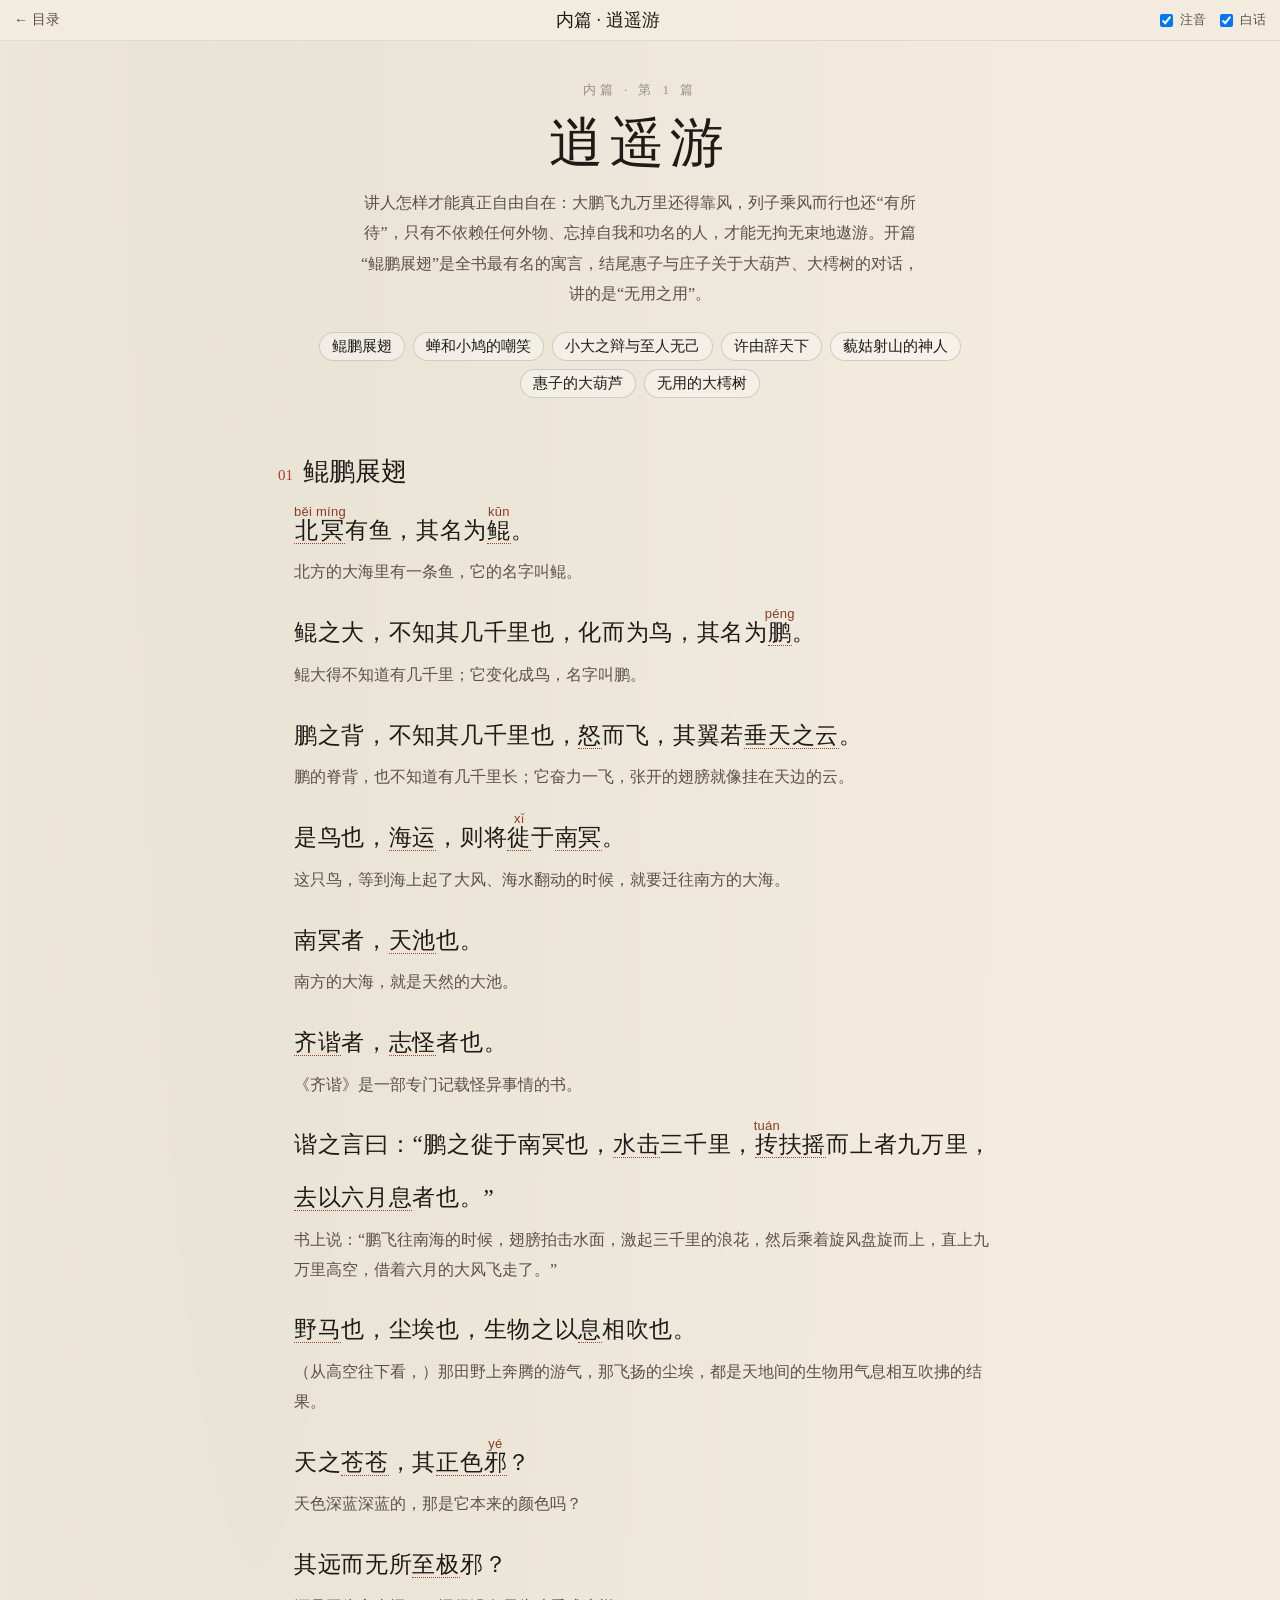
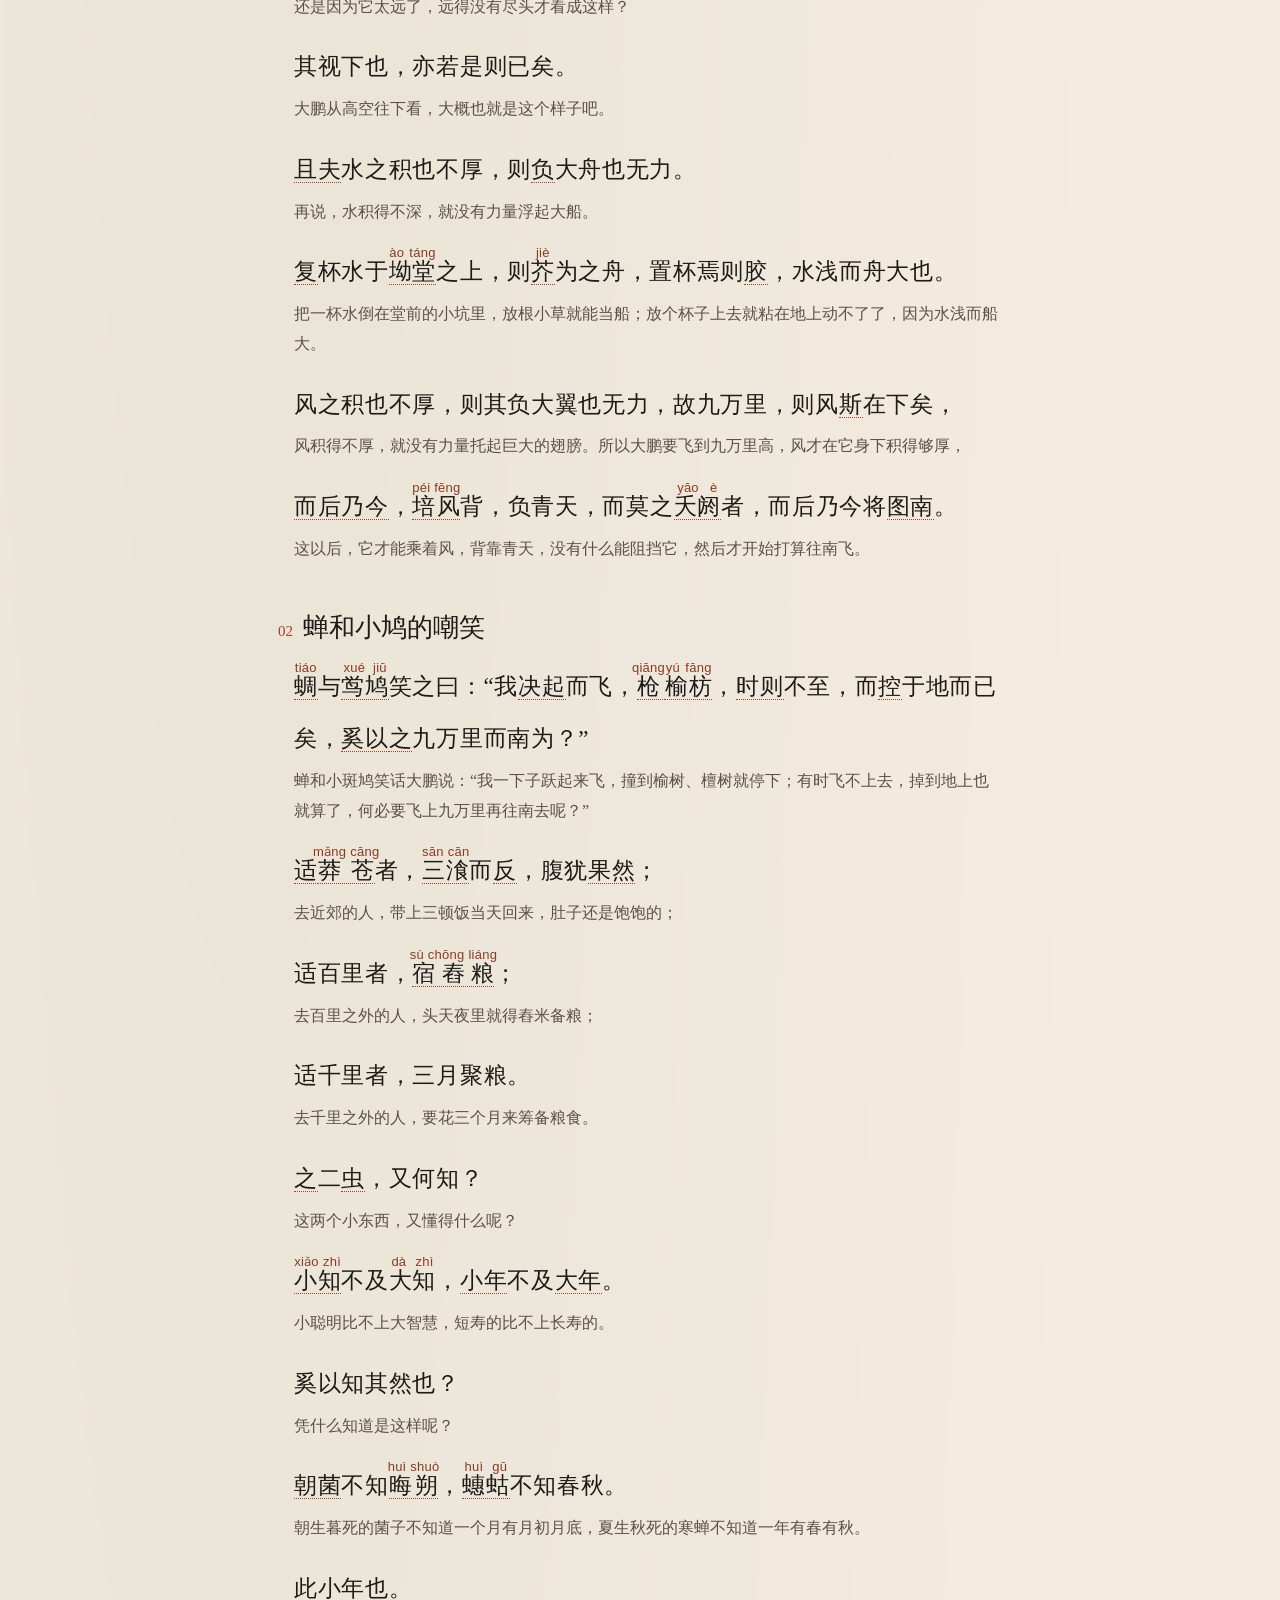
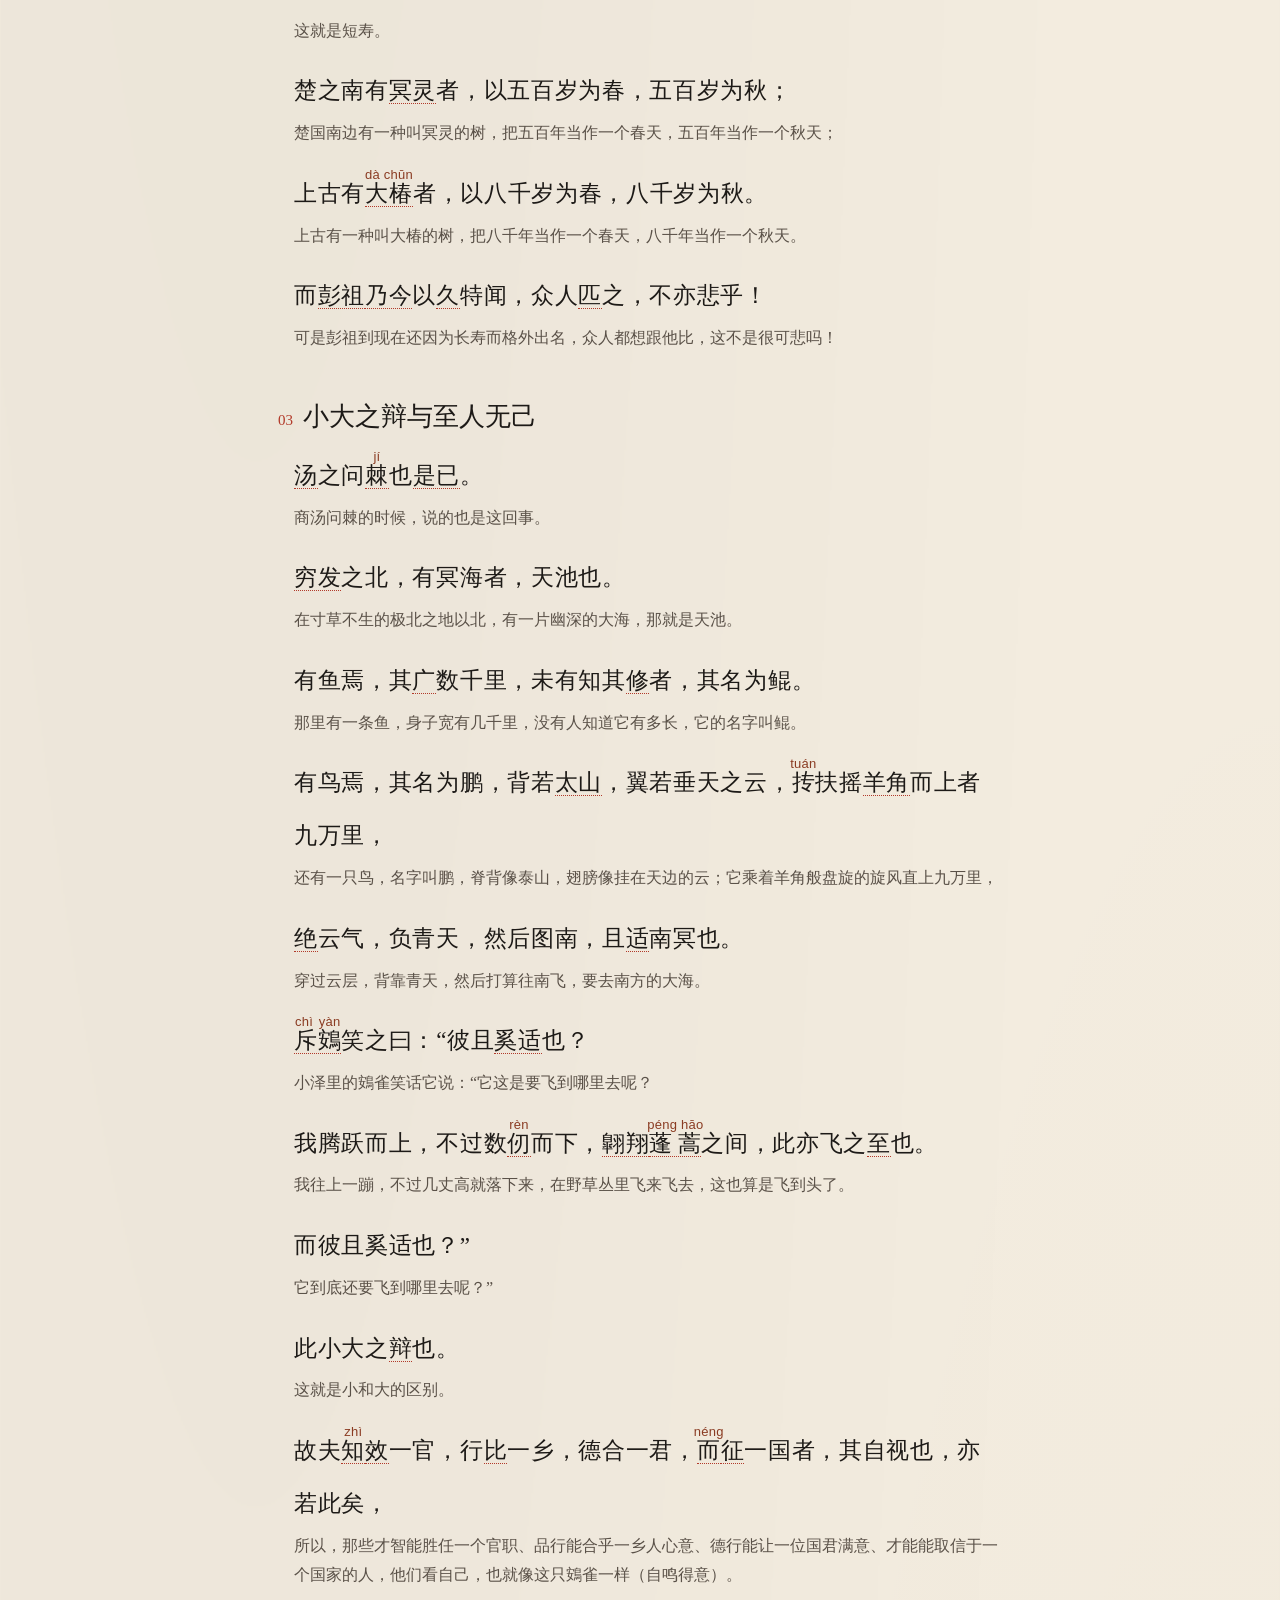
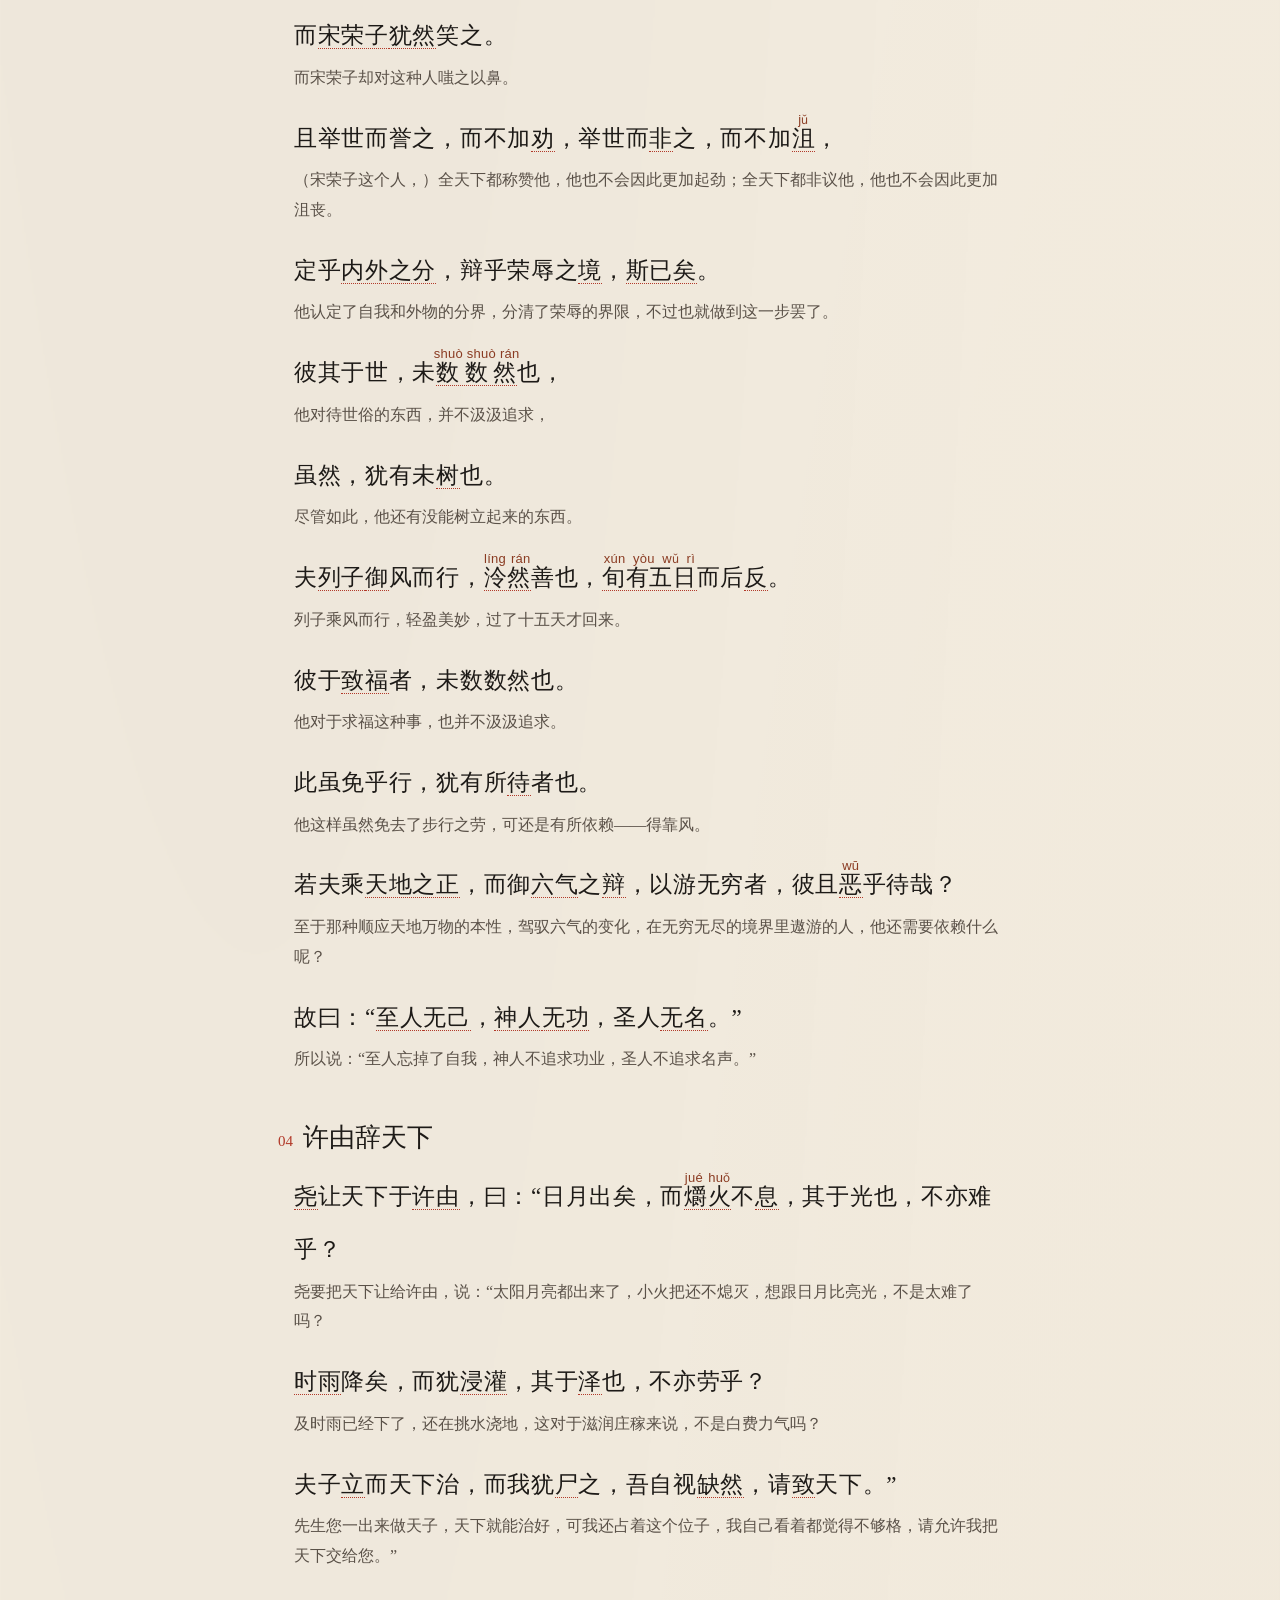
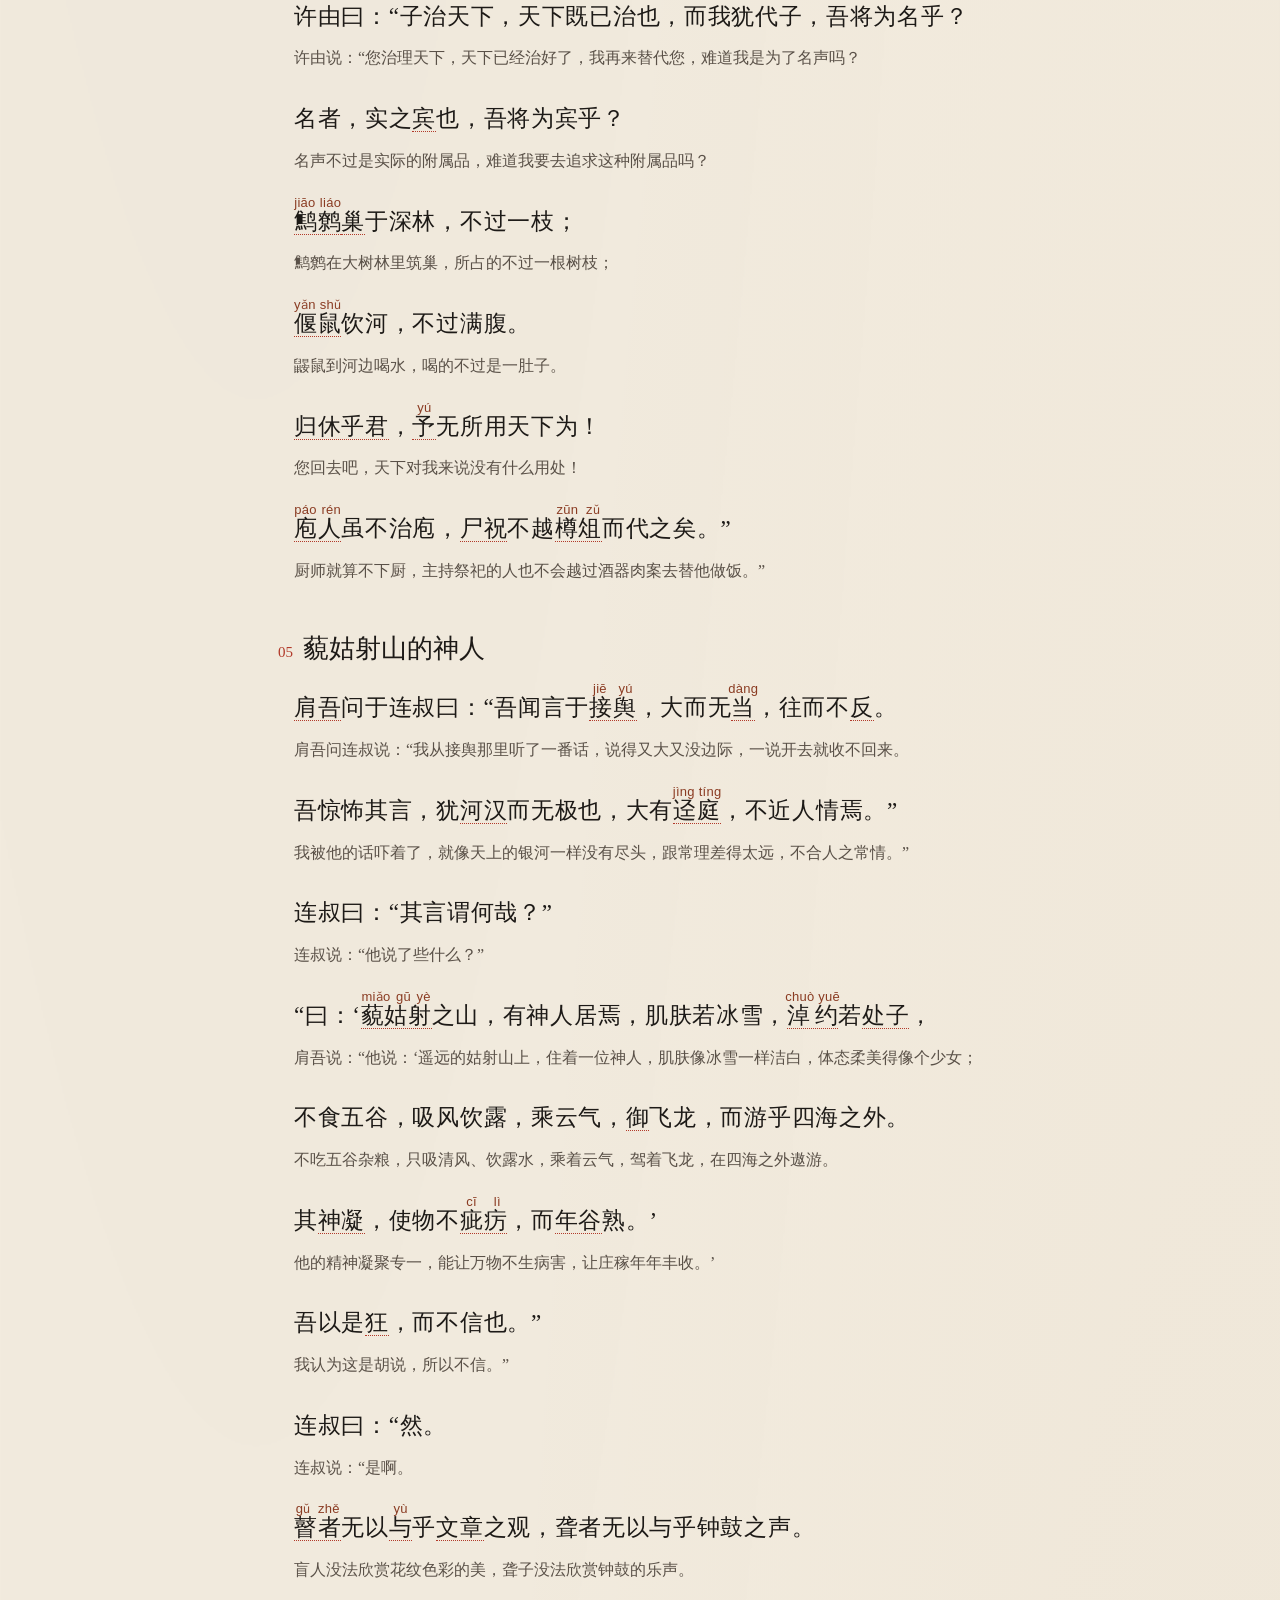
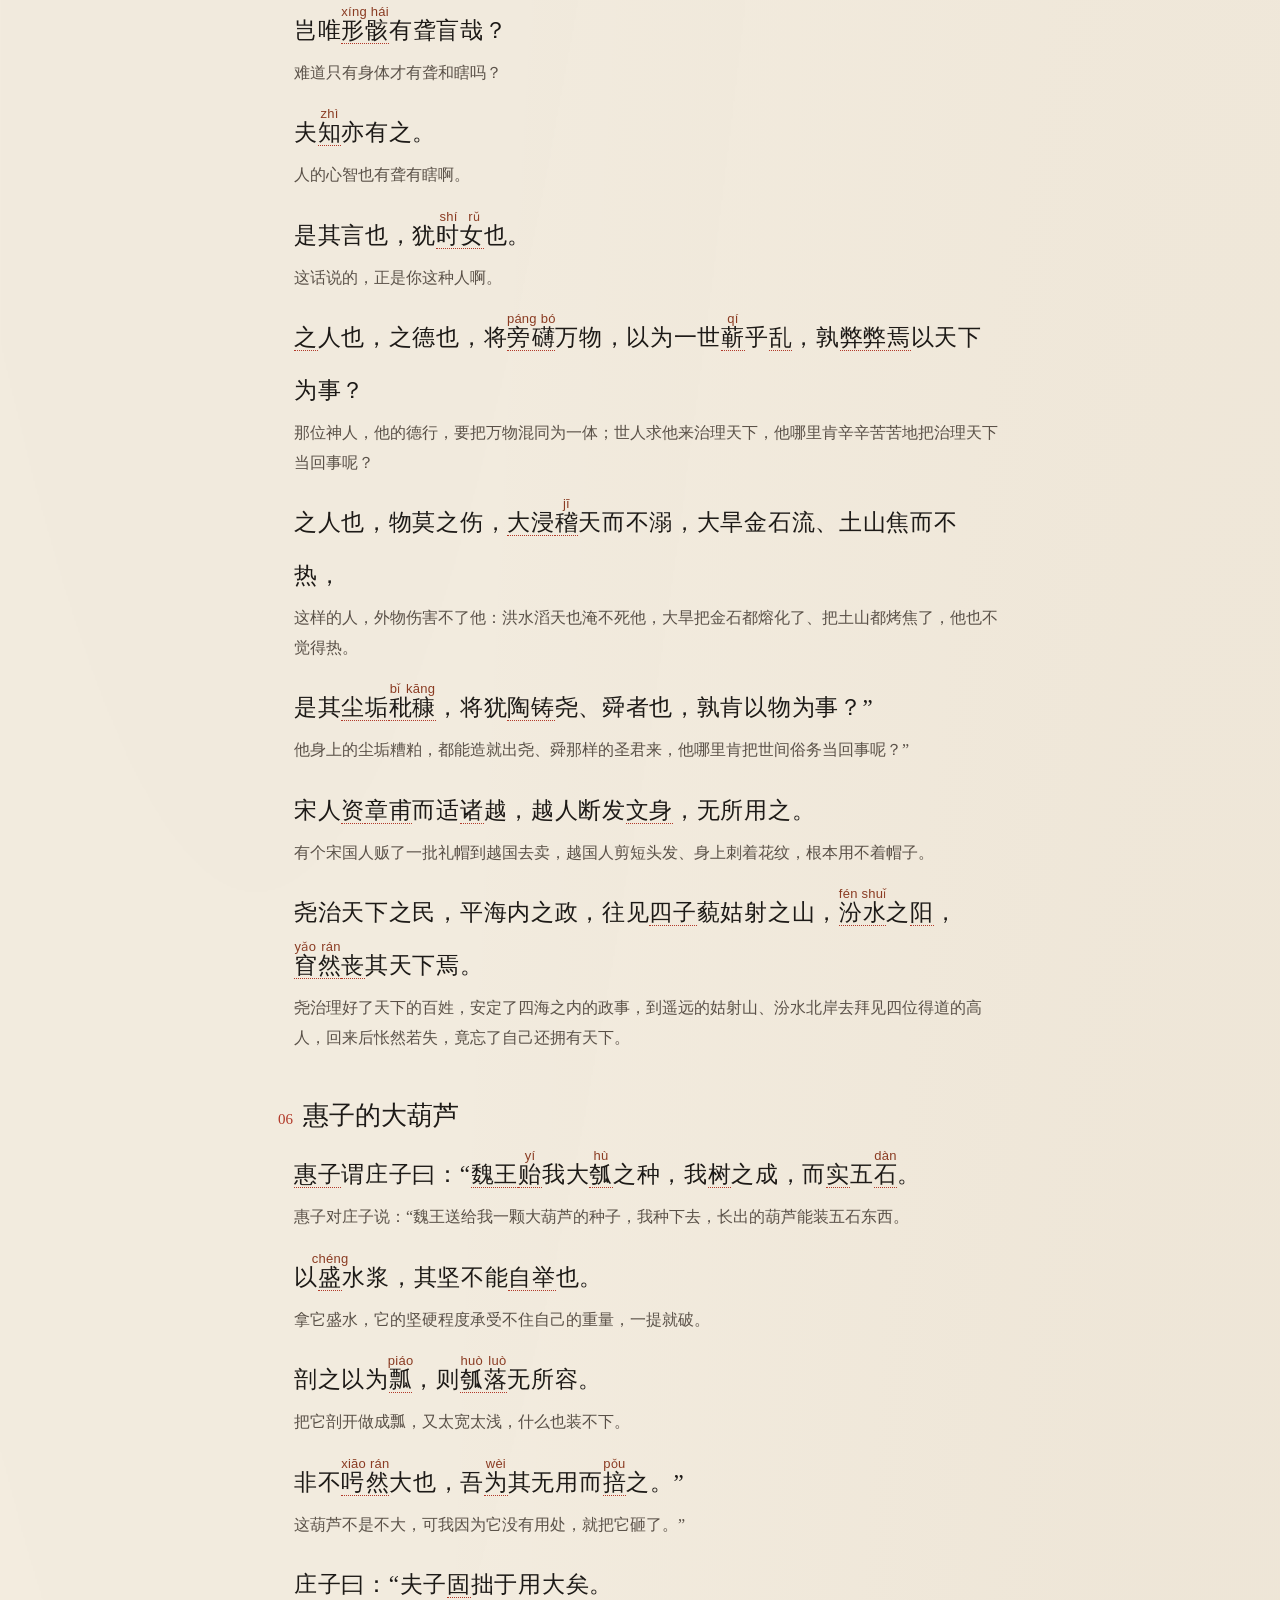
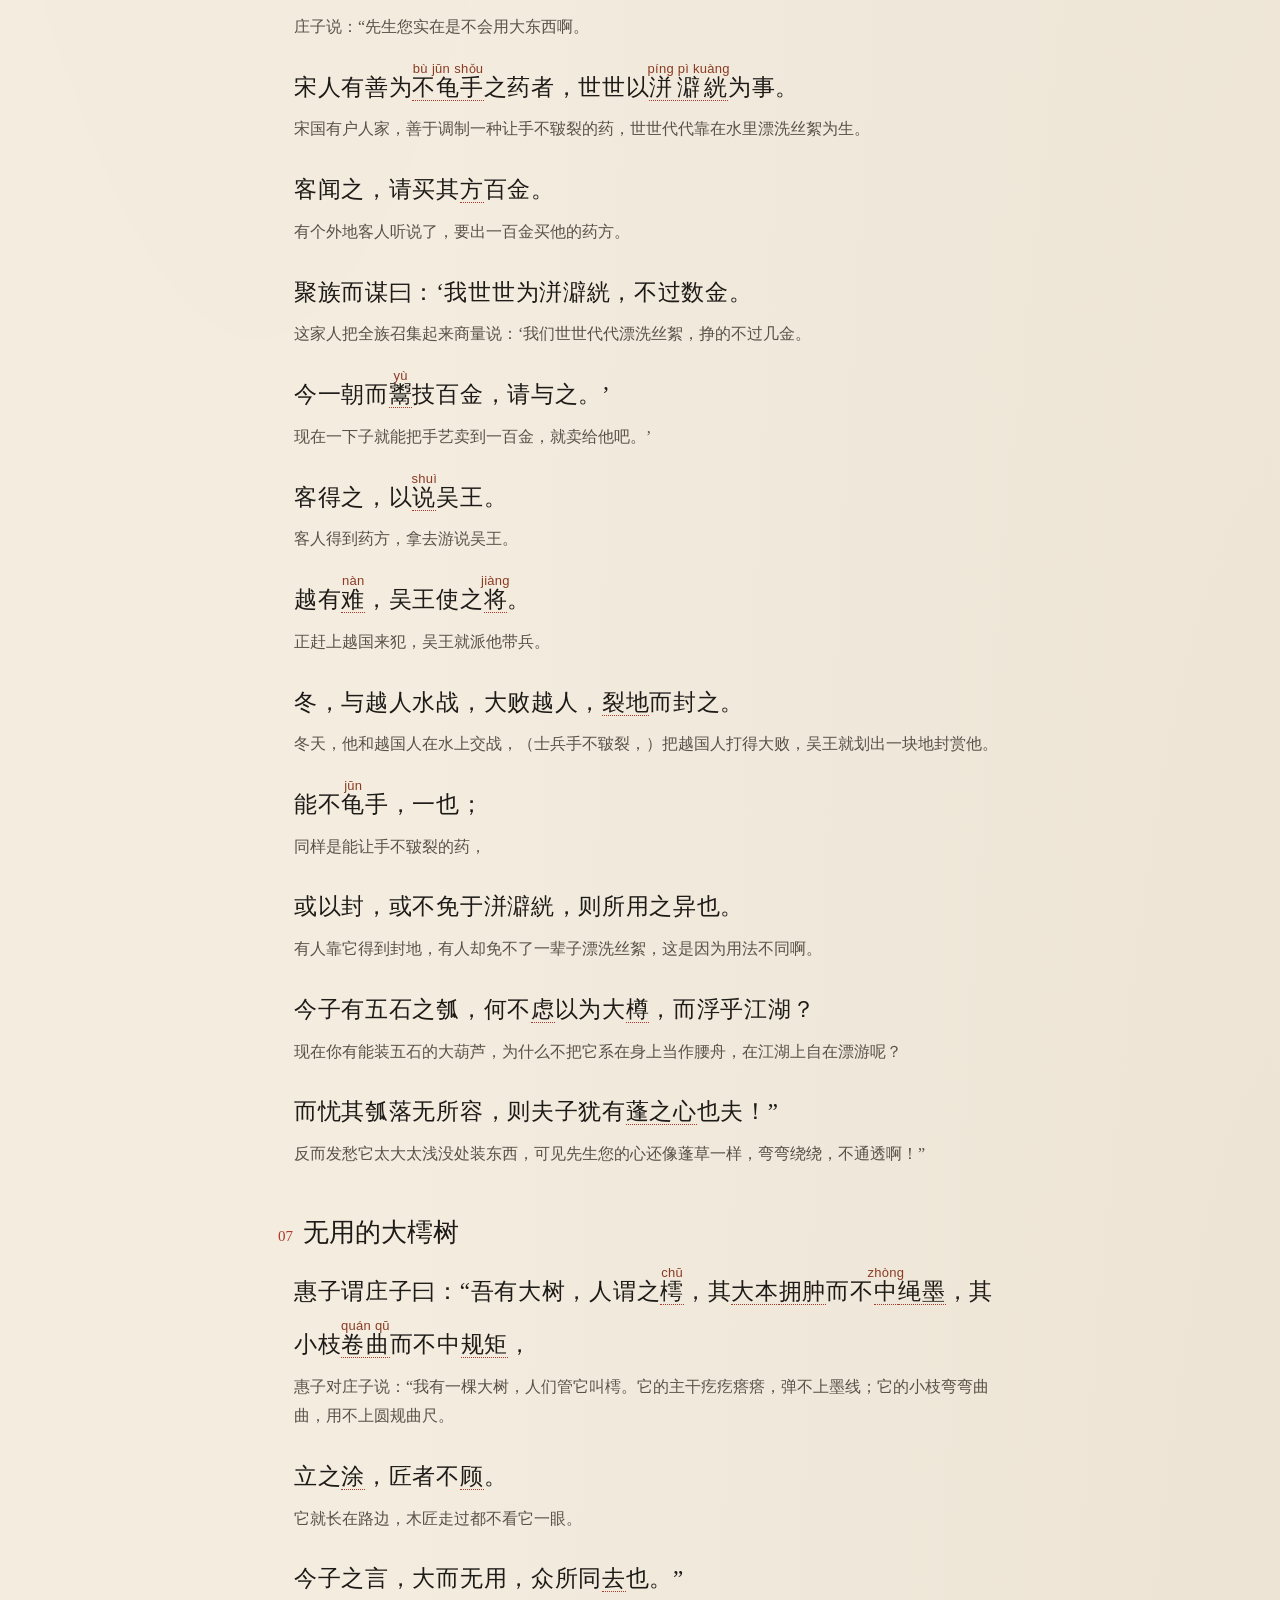
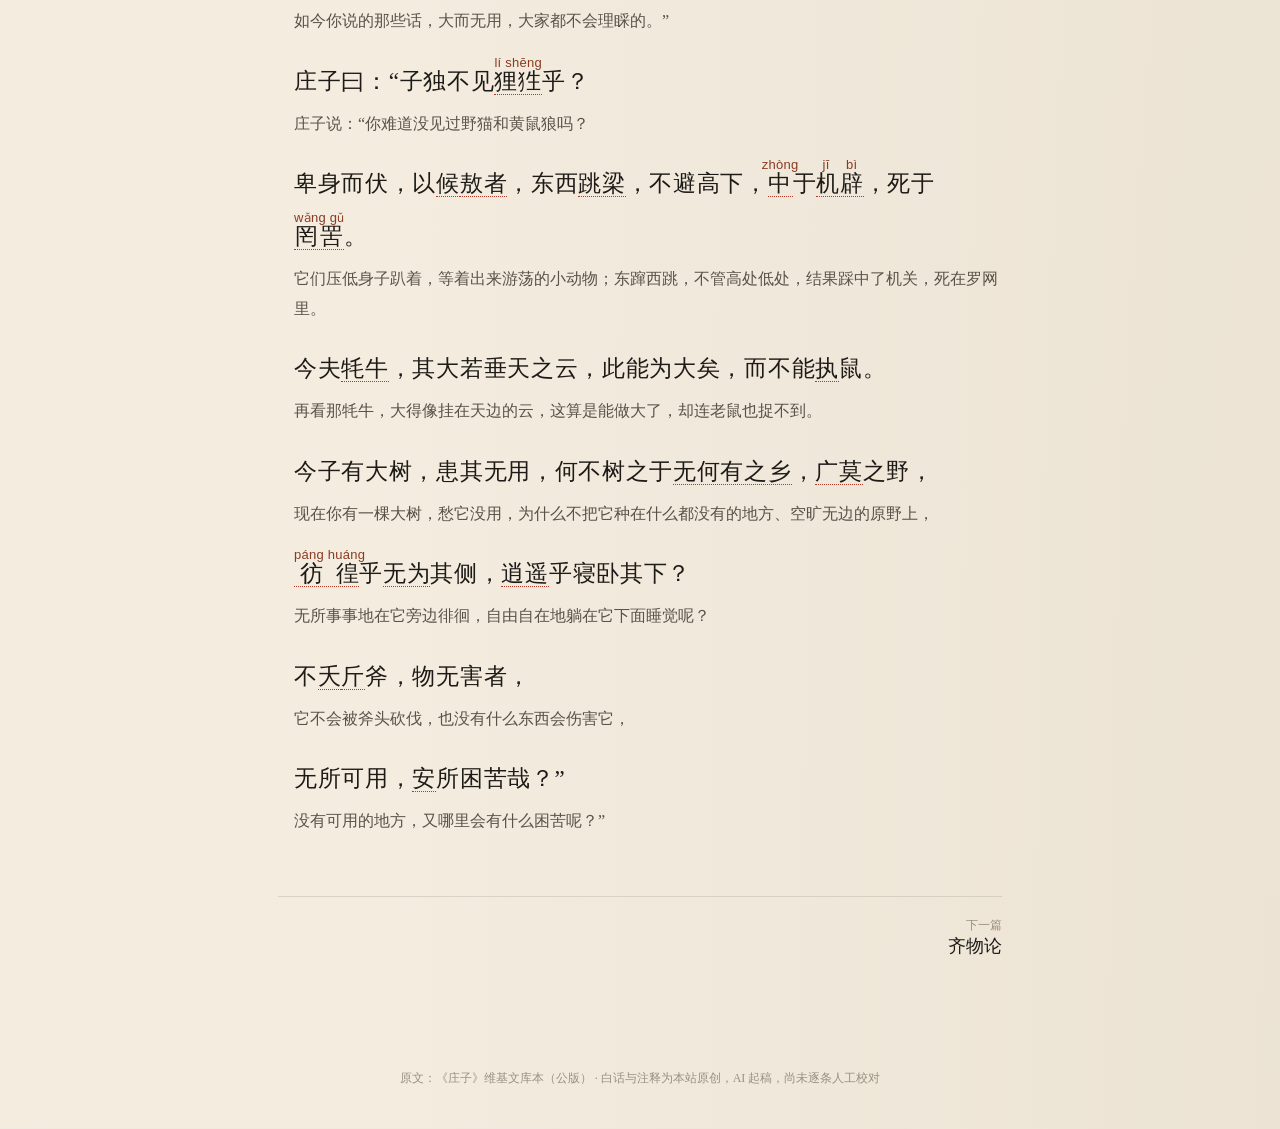
<file: reader.html>
<!DOCTYPE html>
<html lang="zh-CN">
<head>
<meta charset="UTF-8">
<meta name="viewport" content="width=device-width, initial-scale=1">
<title>庄子 · 一则一画</title>
<link rel="stylesheet" href="site.css">
<style>
  .topbar {
    position: sticky; top: 0; z-index: 20; background: rgba(243,236,223,.94); backdrop-filter: blur(6px);
    border-bottom: 1px solid rgba(0,0,0,.08); display: flex; align-items: center; gap: 10px; padding: 8px 14px;
  }
  .topbar a.back { color: var(--ink2); text-decoration: none; font-size: 14px; white-space: nowrap; }
  .topbar .t { flex: 1; text-align: center; font-family: var(--kai); font-size: 18px; white-space: nowrap; overflow: hidden; text-overflow: ellipsis; }
  .topbar label { font-size: 13px; color: var(--ink2); display: inline-flex; gap: 4px; align-items: center; white-space: nowrap; }

  .wrap { max-width: 760px; margin: 0 auto; padding: 0 18px 80px; }
  header.ch { text-align: center; padding: 40px 0 10px; }
  header.ch .part { color: var(--ink3); letter-spacing: .3em; font-size: 13px; }
  header.ch h1 { font-family: var(--kai); font-weight: normal; font-size: 54px; letter-spacing: .12em; margin: 8px 0; }
  header.ch p { color: var(--ink2); line-height: 1.9; margin: 8px auto 0; max-width: 560px; }
  .toc { display: flex; flex-wrap: wrap; gap: 8px; justify-content: center; margin: 22px 0 10px; }
  .toc a {
    font-family: var(--kai); font-size: 15px; color: var(--ink); text-decoration: none; border: 1px solid rgba(0,0,0,.15);
    border-radius: 999px; padding: 4px 12px; background: rgba(255,255,255,.35);
  }
  .toc a:hover { border-color: var(--red); color: var(--red); }

  section.sec { padding-top: 26px; scroll-margin-top: 60px; }
  section.sec h2 {
    font-family: var(--kai); font-weight: normal; font-size: 26px; margin: 10px 0 6px; display: flex; align-items: baseline; gap: 10px; flex-wrap: wrap;
  }
  section.sec h2 .no { color: var(--red); font-size: 15px; font-family: var(--song); }
  section.sec h2 a.ill { font-family: var(--song); font-size: 13px; color: var(--red); border: 1px solid var(--red); border-radius: 999px; padding: 2px 10px; text-decoration: none; }
  .sent { padding: 10px 0 10px 14px; border-left: 2px solid transparent; }
  .sent:hover { border-left-color: rgba(178,58,42,.35); }
  .o { font-family: var(--kai); font-size: 23px; line-height: 2.3; letter-spacing: .03em; }
  .tr { font-size: 16px; line-height: 1.85; color: var(--ink2); }
  .hide-tr .tr { display: none; }
  .hide-py ruby rt { visibility: hidden; }

  .pager { display: flex; justify-content: space-between; gap: 12px; margin-top: 50px; border-top: 1px solid rgba(0,0,0,.1); padding-top: 20px; }
  .pager a { color: var(--ink); text-decoration: none; font-family: var(--kai); font-size: 18px; }
  .pager span { display: block; font-family: var(--song); font-size: 12px; color: var(--ink3); }
  .err { text-align: center; padding: 80px 20px; color: var(--ink2); }

  @media (max-width: 600px) {
    header.ch h1 { font-size: 42px; }
    .o { font-size: 21px; }
    .topbar .t { font-size: 16px; }
  }
</style>
</head>
<body>
<div class="topbar">
  <a class="back" href="index.html">← 目录</a>
  <div class="t" id="barTitle">庄子</div>
  <label><input type="checkbox" id="pyChk" checked>注音</label>
  <label><input type="checkbox" id="trChk" checked>白话</label>
</div>
<div class="wrap" id="main"></div>
<div class="gloss" id="gloss"></div>
<footer class="foot">原文：《庄子》维基文库本（公版） · 白话与注释为本站原创，AI 起稿，尚未逐条人工校对</footer>

<script src="common.js"></script>
<script>
(async () => {
  const main = document.getElementById("main");
  const id = new URLSearchParams(location.search).get("c");
  let idx, d;
  try {
    idx = await (await fetch("data/index.json")).json();
    const meta = idx.find(c => c.key === id) || idx[0];
    d = await (await fetch(`data/${meta.key}.json`)).json();
    d.key = meta.key;
  } catch (e) {
    main.innerHTML = `<div class="err">这一篇还没做好，或者没找到。<br><a href="index.html">回目录</a></div>`;
    return;
  }
  document.title = `${d.title} · 庄子`;
  document.getElementById("barTitle").textContent = `${d.part} · ${d.title}`;

  const pos = idx.findIndex(c => c.key === d.key);
  const prev = idx[pos - 1], next = idx[pos + 1];
  const link = c => `reader.html?c=${c.key}`;

  main.innerHTML = `
    <header class="ch">
      <div class="part">${d.part} · 第 ${d.n} 篇</div>
      <h1>${d.title}</h1>
      <p>${d.intro}</p>
      <nav class="toc">${d.sections.map((s, i) => `<a href="#s${i + 1}">${s.title}</a>`).join("")}</nav>
    </header>
    ${d.sections.map((s, i) => `
      <section class="sec" id="s${i + 1}">
        <h2><span class="no">${String(i + 1).padStart(2, "0")}</span>${s.title}
          ${s.illustrated ? `<a class="ill" href="${s.illustrated}">插画朗读版 →</a>` : ""}</h2>
        ${s.sents.map(x => `<div class="sent"><div class="o">${renderMarks(x.o)}</div><div class="tr">${x.t}</div></div>`).join("")}
      </section>`).join("")}
    <nav class="pager">
      ${prev ? `<a href="${link(prev)}"><span>上一篇</span>${prev.title}</a>` : "<span></span>"}
      ${next ? `<a href="${link(next)}" style="text-align:right"><span>下一篇</span>${next.title}</a>` : "<span></span>"}
    </nav>`;
  if (location.hash) document.querySelector(location.hash)?.scrollIntoView();
  bindToggles();
  bindGloss();
})();
</script>
</body>
</html>
</file>
<file: site.css>
:root {
  --paper: #f3ecdf;
  --paper2: #ebe2d1;
  --ink: #1d1a17;
  --ink2: #5a5148;
  --ink3: #9a8f82;
  --red: #b23a2a;
  --gold: #c8962e;
  --kai: "Kaiti SC", "STKaiti", "KaiTi", "BiauKai", serif;
  --song: "Songti SC", "STSong", "Noto Serif SC", serif;
}
* { box-sizing: border-box; }
html, body { margin: 0; background: var(--paper); color: var(--ink); font-family: var(--song); }
body {
  background-image:
    radial-gradient(ellipse at 20% 0%, rgba(0,0,0,.04), transparent 60%),
    radial-gradient(ellipse at 100% 100%, rgba(120,80,30,.06), transparent 50%);
  min-height: 100vh;
}
ruby rt { font-family: "PingFang SC", -apple-system, sans-serif; font-size: 13px; font-weight: 500; color: #8a3b22; letter-spacing: .02em; }
.w { border-bottom: 1.5px dotted var(--red); cursor: pointer; }
.w.on { background: rgba(178,58,42,.12); border-radius: 3px; }

/* 点词弹出的解释：电脑上贴在词下面，手机上从底部弹出 */
.gloss {
  position: fixed; z-index: 50; max-width: 300px; background: var(--ink); color: var(--paper);
  padding: 10px 14px; border-radius: 10px; font-size: 15px; line-height: 1.65;
  opacity: 0; transform: translateY(4px); transition: opacity .15s, transform .15s; pointer-events: none;
}
.gloss.show { opacity: 1; transform: none; pointer-events: auto; }
.gloss b { font-family: var(--kai); font-size: 19px; font-weight: normal; margin-right: 8px; }
.gloss i { color: var(--gold); font-style: normal; font-size: 13px; }
@media (max-width: 600px) {
  .gloss { left: 12px !important; right: 12px; top: auto !important; bottom: 16px; max-width: none; font-size: 16px; padding: 14px 18px; }
}
.foot { text-align: center; color: var(--ink3); font-size: 12px; padding: 30px 16px 40px; line-height: 1.8; }
</file>
